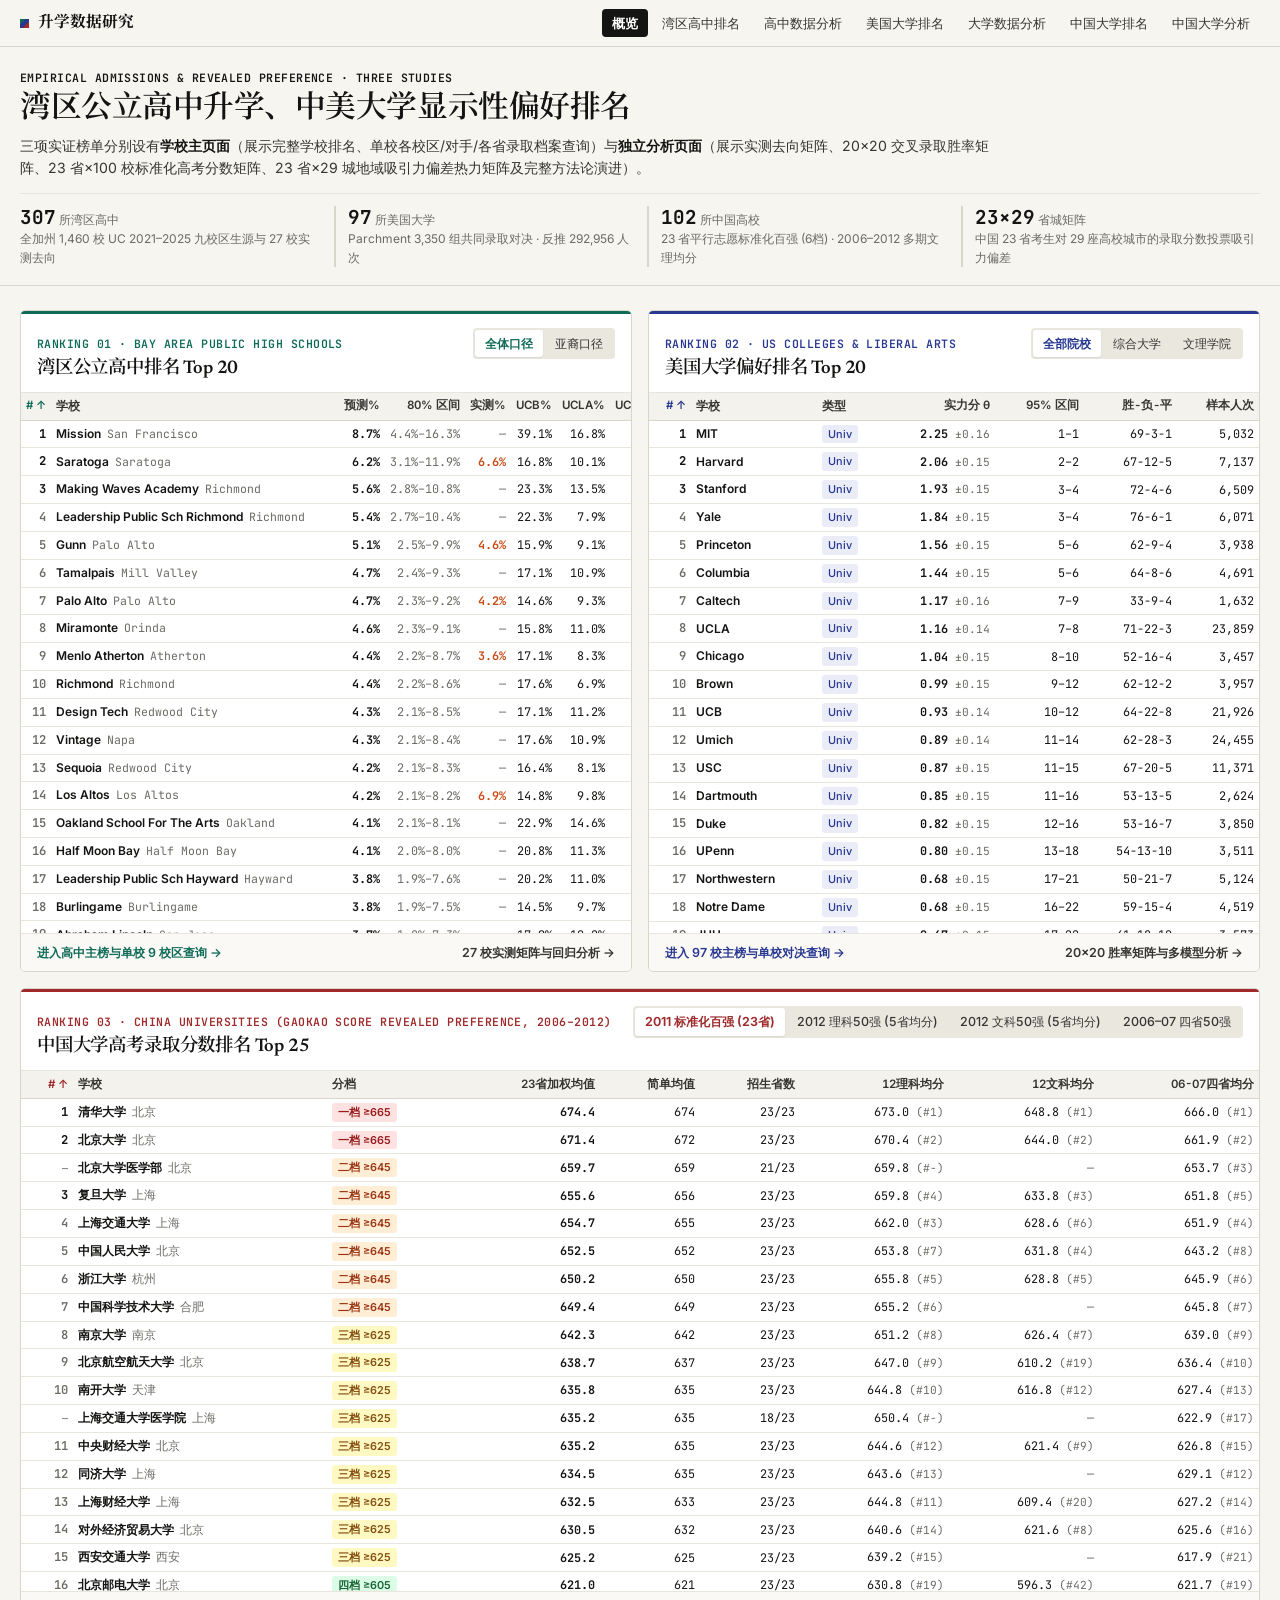
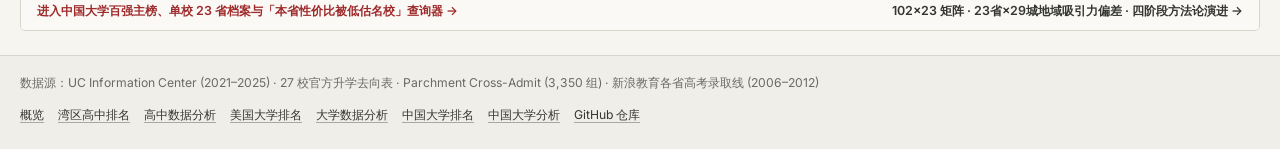
<file: docs/index.html>
<!doctype html>
<html lang="zh-CN">
<head>
<meta charset="utf-8">
<meta name="viewport" content="width=device-width, initial-scale=1">
<title>升学数据研究 · 湾区公立高中 · 美国大学 · 中国大学排名</title>
<meta name="description" content="湾区公立高中顶尖名校升学排名、美国大学交叉录取偏好排名与中国大学高考录取分数排名。">
<link rel="icon" href="data:image/svg+xml,%3Csvg xmlns='http://www.w3.org/2000/svg' viewBox='0 0 64 64'%3E%3Crect width='64' height='64' rx='8' fill='%23141413'/%3E%3Cpath d='M16 46h8V30h-8zM28 46h8V18h-8zM40 46h8V25h-8z' fill='%23f6f5f0'/%3E%3C/svg%3E">
<link rel="preconnect" href="https://fonts.googleapis.com"><link rel="preconnect" href="https://fonts.gstatic.com" crossorigin>
<link href="https://fonts.googleapis.com/css2?family=Inter:wght@400;500;600;700&family=JetBrains+Mono:wght@400;600;700&family=Newsreader:opsz,wght@6..72,600;6..72,700&family=Noto+Serif+SC:wght@600;700&display=swap" rel="stylesheet">
<link rel="stylesheet" href="assets/style.css">
</head>
<body class="home">
<header class="topbar"><div class="inner">
  <a class="brand" href="./">升学数据研究</a>
  <nav class="topnav">
    <a class="active" href="./">概览</a>
    <a href="highschool.html">湾区高中排名</a>
    <a href="highschool-analysis.html">高中数据分析</a>
    <a href="college.html">美国大学排名</a>
    <a href="college-analysis.html">大学数据分析</a>
    <a href="cn-college.html">中国大学排名</a>
    <a href="cn-college-analysis.html">中国大学分析</a>
  </nav>
</div></header>

<section class="masthead">
  <div class="wrap">
    <div class="eyebrow">EMPIRICAL ADMISSIONS &amp; REVEALED PREFERENCE · THREE STUDIES</div>
    <h1>湾区公立高中升学、中美大学显示性偏好排名</h1>
    <p class="lead">三项实证榜单分别设有<b>学校主页面</b>（展示完整学校排名、单校各校区/对手/各省录取档案查询）与<b>独立分析页面</b>（展示实测去向矩阵、20×20 交叉录取胜率矩阵、23 省×100 校标准化高考分数矩阵、23 省×29 城地域吸引力偏差热力矩阵及完整方法论演进）。</p>
    <div class="kpis">
      <div class="kpi"><div class="n">307<span>所湾区高中</span></div><div class="l">全加州 1,460 校 UC 2021–2025 九校区生源与 27 校实测去向</div></div>
      <div class="kpi"><div class="n">97<span>所美国大学</span></div><div class="l">Parchment 3,350 组共同录取对决 · 反推 292,956 人次</div></div>
      <div class="kpi"><div class="n">102<span>所中国高校</span></div><div class="l">23 省平行志愿标准化百强 (6档) · 2006–2012 多期文理均分</div></div>
      <div class="kpi"><div class="n">23×29<span>省城矩阵</span></div><div class="l">中国 23 省考生对 29 座高校城市的录取分数投票吸引力偏差</div></div>
    </div>
  </div>
</section>

<section class="sec">
  <div class="wrap">
    <div class="grid g2">
      <div class="panel home-card" style="--c:var(--hs);--accent:var(--hs)">
        <div class="home-card-head">
          <div>
            <div class="eyebrow">RANKING 01 · BAY AREA PUBLIC HIGH SCHOOLS</div>
            <h2><a href="highschool.html" style="color:inherit;text-decoration:none">湾区公立高中排名 Top 20</a></h2>
          </div>
          <div class="seg" id="home-hs-tabs">
            <button data-t="top50" class="on">全体口径</button>
            <button data-t="asian50">亚裔口径</button>
          </div>
        </div>
        <div class="tablewrap" id="home-hs" style="max-height:540px"></div>
        <div class="home-card-foot">
          <a href="highschool.html">进入高中主榜与单校 9 校区查询 →</a>
          <a href="highschool-analysis.html" style="color:var(--ink-2)">27 校实测矩阵与回归分析 →</a>
        </div>
      </div>

      <div class="panel home-card" style="--c:var(--col);--accent:var(--col)">
        <div class="home-card-head">
          <div>
            <div class="eyebrow">RANKING 02 · US COLLEGES &amp; LIBERAL ARTS</div>
            <h2><a href="college.html" style="color:inherit;text-decoration:none">美国大学偏好排名 Top 20</a></h2>
          </div>
          <div class="seg" id="home-col-tabs">
            <button data-f="all" class="on">全部院校</button>
            <button data-f="University">综合大学</button>
            <button data-f="LAC">文理学院</button>
          </div>
        </div>
        <div class="tablewrap" id="home-col" style="max-height:540px"></div>
        <div class="home-card-foot">
          <a href="college.html">进入 97 校主榜与单校对决查询 →</a>
          <a href="college-analysis.html" style="color:var(--ink-2)">20×20 胜率矩阵与多模型分析 →</a>
        </div>
      </div>
    </div>

    <div class="panel home-card" style="--c:var(--cn);--accent:var(--cn);margin-top:16px">
      <div class="home-card-head">
        <div>
          <div class="eyebrow">RANKING 03 · CHINA UNIVERSITIES (GAOKAO SCORE REVEALED PREFERENCE, 2006–2012)</div>
          <h2><a href="cn-college.html" style="color:inherit;text-decoration:none">中国大学高考录取分数排名 Top 25</a></h2>
        </div>
        <div class="seg" id="home-cn-tabs">
          <button data-m="std100" class="on">2011 标准化百强 (23省)</button>
          <button data-m="sci12">2012 理科50强 (5省均分)</button>
          <button data-m="arts12">2012 文科50强 (5省均分)</button>
          <button data-m="p07_4">2006–07 四省50强</button>
        </div>
      </div>
      <div class="tablewrap" id="home-cn" style="max-height:520px"></div>
      <div class="home-card-foot">
        <a href="cn-college.html">进入中国大学百强主榜、单校 23 省档案与「本省性价比被低估名校」查询器 →</a>
        <a href="cn-college-analysis.html" style="color:var(--ink-2)">102×23 矩阵 · 23省×29城地域吸引力偏差 · 四阶段方法论演进 →</a>
      </div>
    </div>
  </div>
</section>

<script src="assets/common.js"></script>
<script>
(async () => {
  try {
    const [H, C, CN] = await Promise.all([
      loadJSON("data/highschool.json"),
      loadJSON("data/college.json"),
      loadJSON("data/cn_college.json"),
    ]);
    const shortHS = (s) => s.replace(/^The /, "").replace(/^Henry M\.? /, "").replace(/ Senior High School$| High School$| Senior High Schl$| High$| School$/, "");

    function renderHS(mode) {
      const isAs = mode === "asian50";
      const cols = isAs ? [
        { key: "rank", label: "#", num: true, fmt: rankBadge },
        { key: "name", label: "学校", cls: "name", fmt: (v, r) => `<b>${esc(shortHS(v))}</b><small>${esc(r.city)}</small>` },
        { key: "pred", label: "预测%", num: true, fmt: (v) => `<b>${pct(v)}</b>` },
        { key: "lo", label: "80% 区间", num: true, fmt: (v, r) => `<span class="muted">${pct(r.lo)}–${pct(r.hi)}</span>`, hideSm: true },
        { key: "actual", label: "实测%", num: true, fmt: (v) => (v == null ? `<span class="muted">—</span>` : `<span class="truth">${pct(v)}</span>`) },
        { key: "asian_share", label: "亚裔%", num: true, fmt: (v) => pct(v, 0) },
        { key: "rate", label: "亚裔B+L", num: true, fmt: (v) => pct(v) },
        { key: "yield", label: "UC入学", num: true, fmt: (v) => pct(v), hideSm: true },
      ] : [
        { key: "rank", label: "#", num: true, fmt: rankBadge },
        { key: "name", label: "学校", cls: "name", fmt: (v, r) => `<b>${esc(shortHS(v))}</b><small>${esc(r.city)}</small>` },
        { key: "pred", label: "预测%", num: true, fmt: (v) => `<b>${pct(v)}</b>` },
        { key: "lo", label: "80% 区间", num: true, fmt: (v, r) => `<span class="muted">${pct(r.lo)}–${pct(r.hi)}</span>`, hideSm: true },
        { key: "actual", label: "实测%", num: true, fmt: (v) => (v == null ? `<span class="muted">—</span>` : `<span class="truth">${pct(v)}</span>`) },
        { key: "ucb_rate", label: "UCB%", num: true, fmt: (v) => pct(v) },
        { key: "ucla_rate", label: "UCLA%", num: true, fmt: (v) => pct(v), hideSm: true },
        { key: "uc_yield", label: "UC入学%", num: true, fmt: (v) => pct(v), hideSm: true },
      ];
      makeTable($("#home-hs"), cols, H[mode].slice(0, 20), {
        sortKey: "rank", asc: true, dense: true,
        onRowClick: (r) => { location.href = `highschool.html?ceeb=${r.ceeb}`; },
      });
      $$("#home-hs-tabs button").forEach((b) => b.classList.toggle("on", b.dataset.t === mode));
    }
    $$("#home-hs-tabs button").forEach((b) => (b.onclick = () => renderHS(b.dataset.t)));
    renderHS("top50");

    function renderCol(ft) {
      const rows = C.ranking.filter((r) => ft === "all" || r.type === ft).slice(0, 20);
      makeTable($("#home-col"), [
        { key: "rank", label: "#", num: true, fmt: rankBadge },
        { key: "abbr", label: "学校", cls: "name", fmt: (v) => `<b>${esc(v)}</b>` },
        { key: "type", label: "类型", fmt: (v) => (v === "LAC" ? `<span class="tag lac">LAC</span>` : `<span class="tag uni">Univ</span>`), hideSm: true },
        { key: "theta", label: "实力分 θ", num: true, fmt: (v, r) => `<b>${fix(v, 2)}</b> <small>±${fix(r.se, 2)}</small>` },
        { key: "lo", label: "95% 区间", num: true, fmt: (v, r) => `${r.lo}–${r.hi}` },
        { key: "wins", label: "胜-负-平", num: true, fmt: (v, r) => `${r.wins}-${r.losses}-${r.ties}`, hideSm: true },
        { key: "tot_n", label: "样本人次", num: true, fmt: int, hideSm: true },
      ], rows, {
        sortKey: "rank", asc: true, dense: true,
        onRowClick: (r) => { location.href = `college.html?school=${encodeURIComponent(r.abbr)}`; },
      });
      $$("#home-col-tabs button").forEach((b) => b.classList.toggle("on", b.dataset.f === ft));
    }
    $$("#home-col-tabs button").forEach((b) => (b.onclick = () => renderCol(b.dataset.f)));
    renderCol("all");

    const tierNames = { 1: "一档 ≥665", 2: "二档 ≥645", 3: "三档 ≥625", 4: "四档 ≥605", 5: "五档 ≥585", 6: "六档 <585" };
    const tierBadge = (t) => `<span class="tag tier${t}">${tierNames[t] || t}</span>`;
    function renderCN(mode) {
      let cols, rows;
      if (mode === "std100") {
        rows = CN.std100.slice(0, 25);
        cols = [
          { key: "order", label: "#", num: true, fmt: (v, r) => r.num_rank ? rankBadge(r.num_rank) : `<span class="mono muted">—</span>` },
          { key: "school", label: "学校", cls: "name", fmt: (v, r) => `<b>${esc(v)}</b><small>${esc(r.city)}</small>` },
          { key: "tier", label: "分档", fmt: tierBadge, hideSm: true },
          { key: "weighted_mean", label: "23省加权均值", num: true, fmt: (v) => `<b>${fix(v, 1)}</b>` },
          { key: "mean", label: "简单均值", num: true },
          { key: "n_provs", label: "招生省数", num: true, fmt: (v) => `${v}/23`, hideSm: true },
          { key: "sci12_avg", label: "12理科均分", num: true, fmt: (v, r) => v ? `${fix(v, 1)} <small>(#${r.sci12_rank})</small>` : `<span class="muted">—</span>`, hideSm: true },
          { key: "arts12_avg", label: "12文科均分", num: true, fmt: (v, r) => v ? `${fix(v, 1)} <small>(#${r.arts12_rank})</small>` : `<span class="muted">—</span>`, hideSm: true },
          { key: "p07_4_avg", label: "06-07四省均分", num: true, fmt: (v, r) => v ? `${fix(v, 1)} <small>(#${r.p07_4_rank})</small>` : `<span class="muted">—</span>`, hideSm: true },
        ];
      } else if (mode === "sci12") {
        rows = CN.sci12.slice(0, 25);
        cols = [
          { key: "order", label: "#", num: true, fmt: (v, r) => r.num_rank ? rankBadge(r.num_rank) : `<span class="mono muted">—</span>` },
          { key: "school", label: "学校", cls: "name", fmt: (v, r) => `<b>${esc(v)}</b><small>${esc(r.city)}</small>` },
          { key: "avg_score", label: "五省理科均分", num: true, fmt: (v) => `<b>${fix(v, 1)}</b>` },
          { key: "河南", label: "河南", num: true },
          { key: "广东", label: "广东", num: true },
          { key: "山东", label: "山东", num: true },
          { key: "四川", label: "四川", num: true, hideSm: true },
          { key: "安徽", label: "安徽", num: true, hideSm: true },
          { key: "std11_wm", label: "11标准化分", num: true, fmt: (v, r) => v ? `${fix(v, 1)} <small>(#${r.std11_rank})</small>` : `<span class="muted">—</span>`, hideSm: true },
        ];
      } else if (mode === "arts12") {
        rows = CN.arts12.slice(0, 25);
        cols = [
          { key: "rank", label: "#", num: true, fmt: rankBadge },
          { key: "school", label: "学校", cls: "name", fmt: (v, r) => `<b>${esc(v)}</b><small>${esc(r.city)}</small>` },
          { key: "avg_score", label: "五省文科均分", num: true, fmt: (v) => `<b>${fix(v, 2)}</b>` },
          { key: "河南", label: "河南", num: true, fmt: (v) => v ?? "—" },
          { key: "广东", label: "广东", num: true, fmt: (v) => v ?? "—" },
          { key: "山东", label: "山东", num: true, fmt: (v) => v ?? "—" },
          { key: "四川", label: "四川", num: true, fmt: (v) => v ?? "—", hideSm: true },
          { key: "安徽", label: "安徽", num: true, fmt: (v) => v ?? "—", hideSm: true },
          { key: "sci12_avg", label: "12理科均分", num: true, fmt: (v, r) => v ? `${fix(v, 1)} <small>(#${r.sci12_rank})</small>` : `<span class="muted">—</span>`, hideSm: true },
        ];
      } else {
        rows = CN.p07_4.slice(0, 25);
        cols = [
          { key: "rank", label: "#", num: true, fmt: rankBadge },
          { key: "school", label: "学校", cls: "name", fmt: (v, r) => `<b>${esc(v)}</b><small>${esc(r.city)}</small>` },
          { key: "avg_score", label: "四省两年均分", num: true, fmt: (v) => `<b>${fix(v, 1)}</b>` },
          { key: "avg_rank", label: "平均名次", num: true, fmt: (v) => fix(v, 2) },
          { key: "江苏07", label: "江苏07", num: true, hideSm: true },
          { key: "河北07", label: "河北07", num: true, hideSm: true },
          { key: "湖北07", label: "湖北07", num: true, hideSm: true },
          { key: "广东07", label: "广东07", num: true, hideSm: true },
          { key: "广东06", label: "广东06(换算)", num: true, hideSm: true },
        ];
      }
      makeTable($("#home-cn"), cols, rows, {
        sortKey: cols[0].key, asc: true, dense: true,
        onRowClick: (r) => { location.href = `cn-college.html?school=${encodeURIComponent(r.school)}`; },
      });
      $$("#home-cn-tabs button").forEach((b) => b.classList.toggle("on", b.dataset.m === mode));
    }
    $$("#home-cn-tabs button").forEach((b) => (b.onclick = () => renderCN(b.dataset.m)));
    renderCN("std100");
  } catch (e) { console.error(e); }
})();
</script>
</body>
</html>
</file>
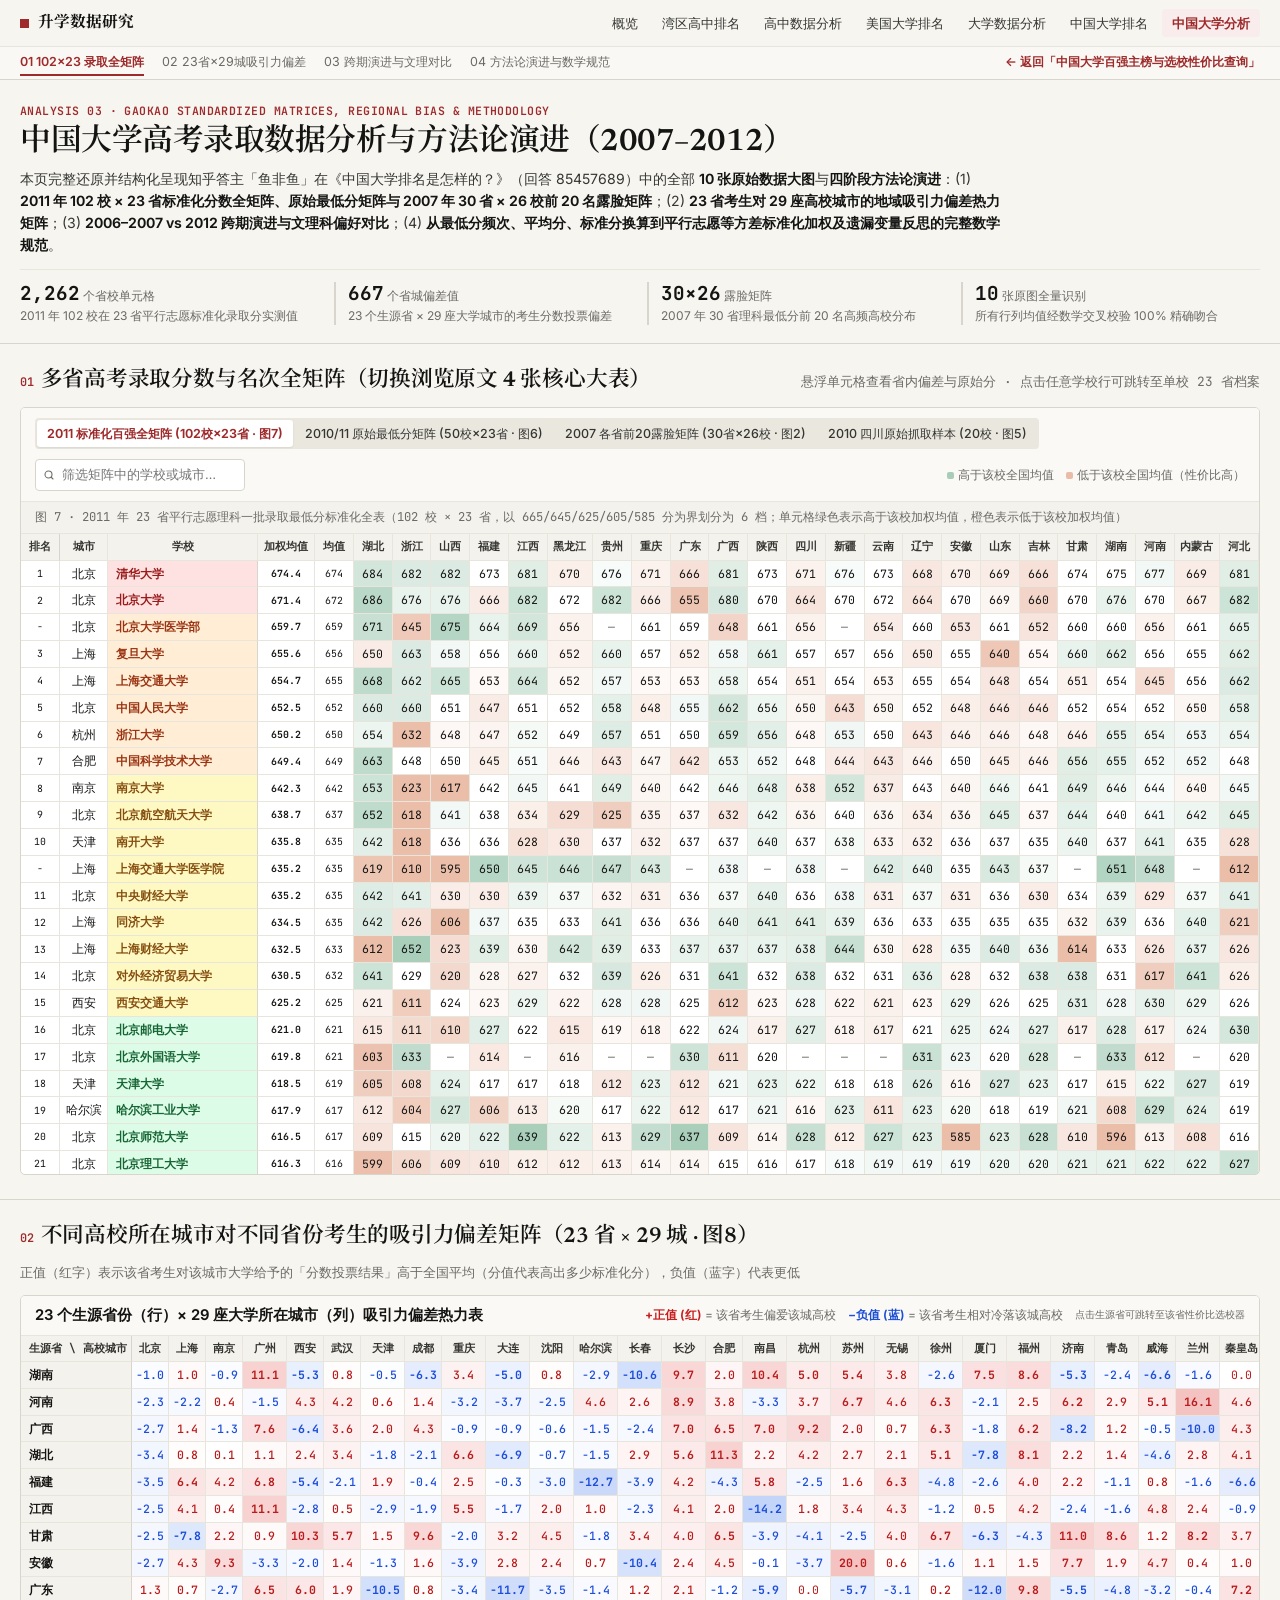
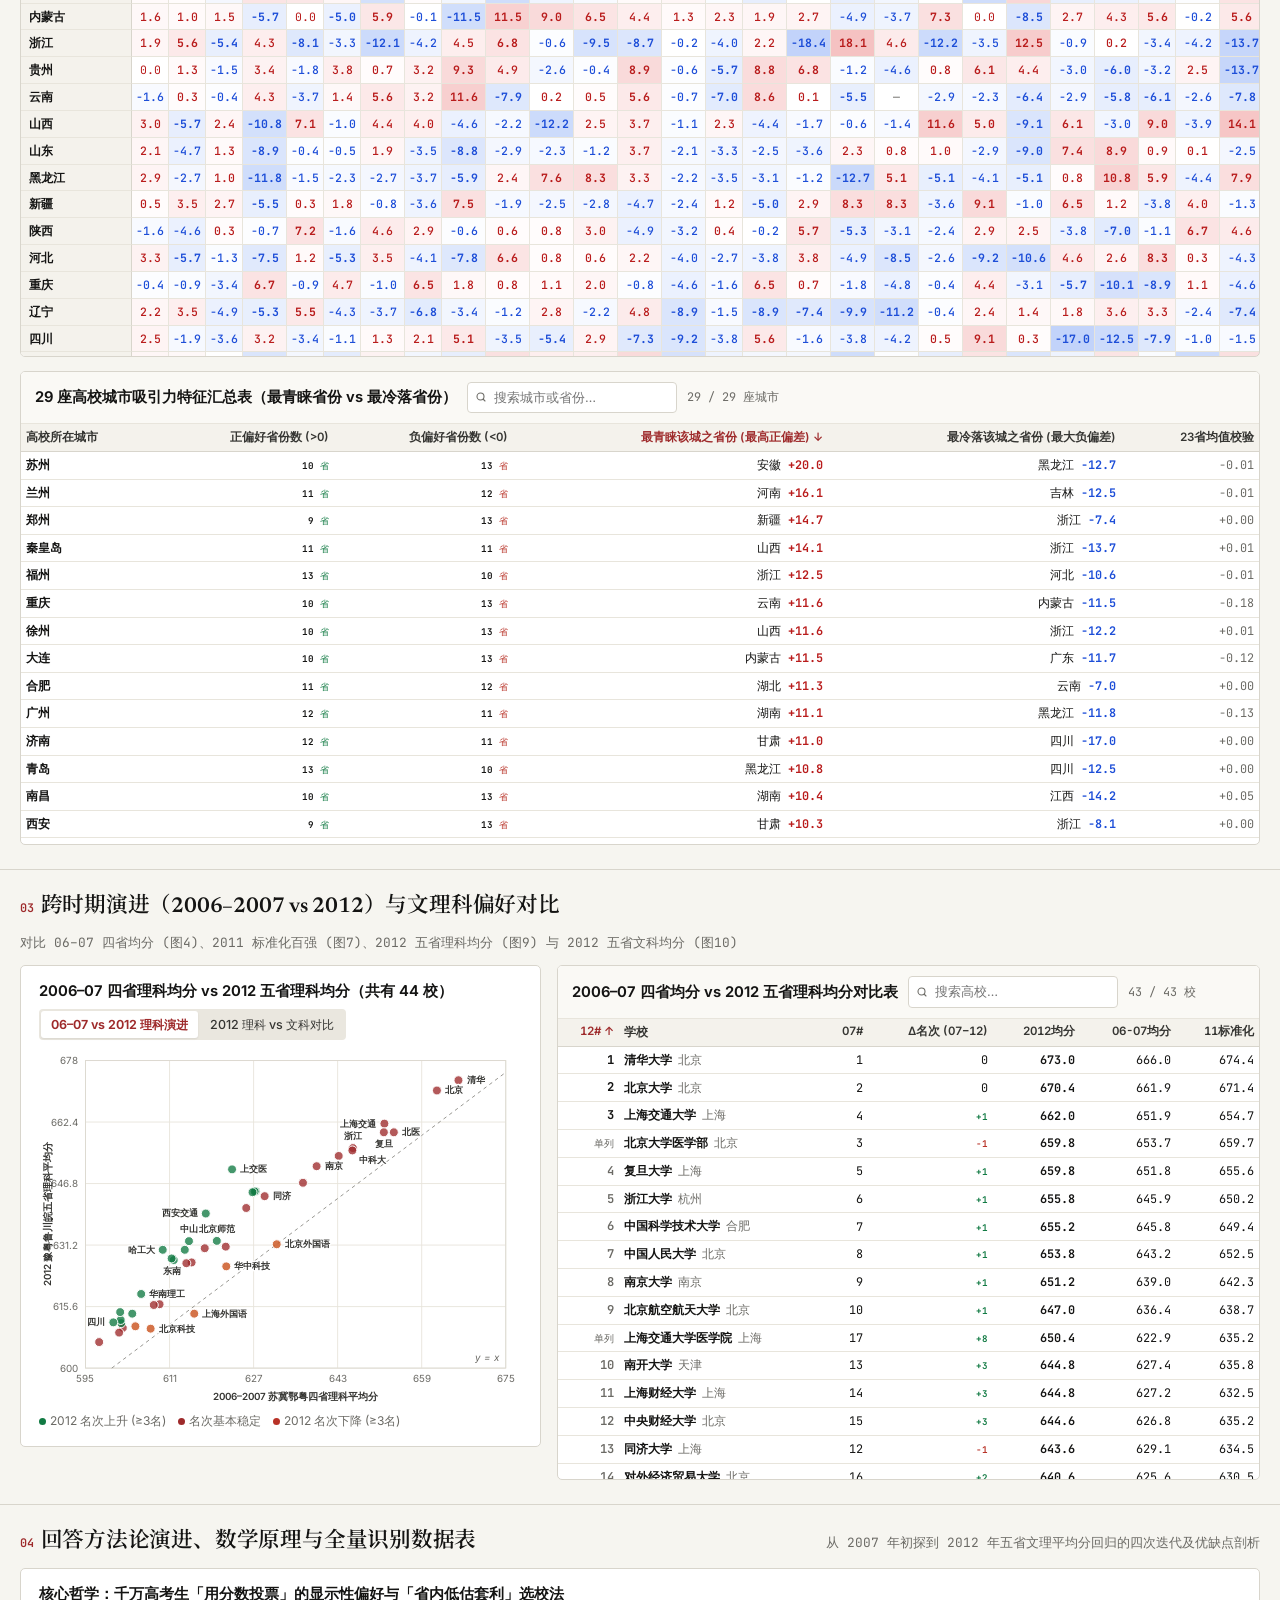
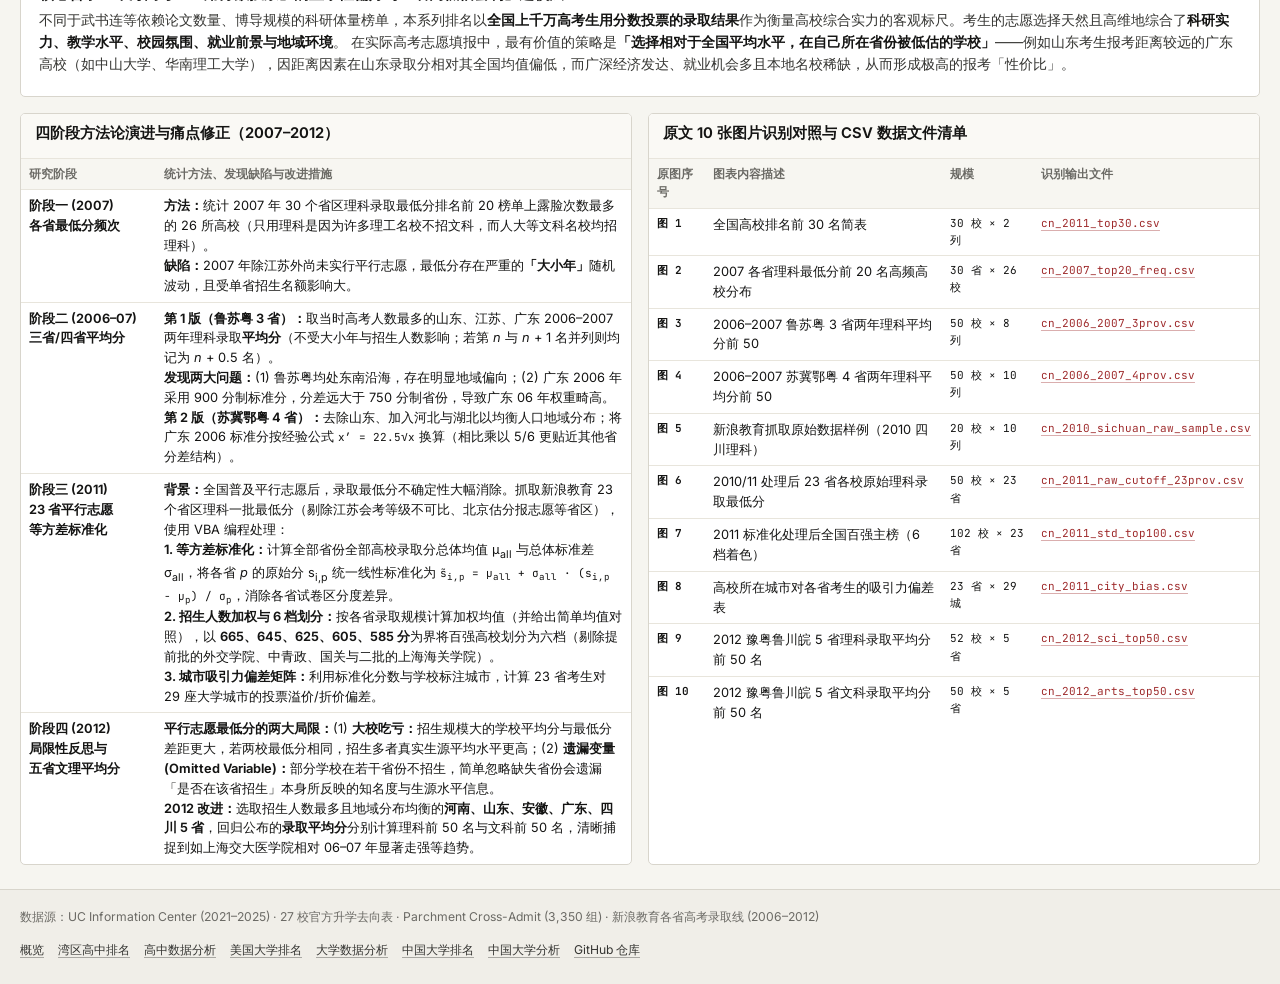
<file: docs/cn-college-analysis.html>
<!doctype html>
<html lang="zh-CN">
<head>
<meta charset="utf-8">
<meta name="viewport" content="width=device-width, initial-scale=1">
<title>中国大学高考数据分析与方法论演进 · 升学数据研究</title>
<meta name="description" content="中国大学23省标准化分数矩阵、23省×29城地域吸引力偏差热力矩阵、2006–2012跨期与文理科对比及完整四阶段方法论演进。">
<link rel="icon" href="data:image/svg+xml,%3Csvg xmlns='http://www.w3.org/2000/svg' viewBox='0 0 64 64'%3E%3Crect width='64' height='64' rx='8' fill='%239e2a2b'/%3E%3Cpath d='M16 46h8V30h-8zM28 46h8V18h-8zM40 46h8V25h-8z' fill='%23fff'/%3E%3C/svg%3E">
<link rel="preconnect" href="https://fonts.googleapis.com"><link rel="preconnect" href="https://fonts.gstatic.com" crossorigin>
<link href="https://fonts.googleapis.com/css2?family=Inter:wght@400;500;600;700&family=JetBrains+Mono:wght@400;600;700&family=Newsreader:opsz,wght@6..72,600;6..72,700&family=Noto+Serif+SC:wght@600;700&display=swap" rel="stylesheet">
<link rel="stylesheet" href="assets/style.css">
</head>
<body class="cn">
<header class="topbar">
  <div class="inner">
    <a class="brand" href="./">升学数据研究</a>
    <nav class="topnav">
      <a href="./">概览</a>
      <a href="highschool.html">湾区高中排名</a>
      <a href="highschool-analysis.html">高中数据分析</a>
      <a href="college.html">美国大学排名</a>
      <a href="college-analysis.html">大学数据分析</a>
      <a href="cn-college.html">中国大学排名</a>
      <a class="active" href="cn-college-analysis.html">中国大学分析</a>
    </nav>
  </div>
  <div class="subnav-wrap"><nav class="subnav">
    <a href="#matrices" class="on">01 102×23 录取全矩阵</a>
    <a href="#citybias">02 23省×29城吸引力偏差</a>
    <a href="#evolution">03 跨期演进与文理对比</a>
    <a href="#methodology">04 方法论演进与数学规范</a>
    <a href="cn-college.html" style="margin-left:auto;color:var(--accent);font-weight:600">← 返回「中国大学百强主榜与选校性价比查询」</a>
  </nav></div>
</header>

<section class="masthead">
  <div class="wrap">
    <div class="eyebrow">ANALYSIS 03 · GAOKAO STANDARDIZED MATRICES, REGIONAL BIAS &amp; METHODOLOGY</div>
    <h1>中国大学高考录取数据分析与方法论演进（2007–2012）</h1>
    <p class="lead">本页完整还原并结构化呈现知乎答主「鱼非鱼」在《中国大学排名是怎样的？》（回答 85457689）中的全部 <b>10 张原始数据大图</b>与<b>四阶段方法论演进</b>：(1) <b>2011 年 102 校 × 23 省标准化分数全矩阵、原始最低分矩阵与 2007 年 30 省 × 26 校前 20 名露脸矩阵</b>；(2) <b>23 省考生对 29 座高校城市的地域吸引力偏差热力矩阵</b>；(3) <b>2006–2007 vs 2012 跨期演进与文理科偏好对比</b>；(4) <b>从最低分频次、平均分、标准分换算到平行志愿等方差标准化加权及遗漏变量反思的完整数学规范</b>。</p>
    <div class="kpis">
      <div class="kpi"><div class="n">2,262<span>个省校单元格</span></div><div class="l">2011 年 102 校在 23 省平行志愿标准化录取分实测值</div></div>
      <div class="kpi"><div class="n">667<span>个省城偏差值</span></div><div class="l">23 个生源省 × 29 座大学城市的考生分数投票偏差</div></div>
      <div class="kpi"><div class="n">30×26<span>露脸矩阵</span></div><div class="l">2007 年 30 省理科最低分前 20 名高频高校分布</div></div>
      <div class="kpi"><div class="n">10<span>张原图全量识别</span></div><div class="l">所有行列均值经数学交叉校验 100% 精确吻合</div></div>
    </div>
  </div>
</section>

<!-- ============================================================ 01 full multi-province matrices -->
<section class="sec" id="matrices">
  <div class="wrap">
    <div class="sec-head">
      <h2><span class="sec-label">01</span>多省高考录取分数与名次全矩阵（切换浏览原文 4 张核心大表）</h2>
      <p class="sub">悬浮单元格查看省内偏差与原始分 · 点击任意学校行可跳转至单校 23 省档案</p>
    </div>
    <div class="panel flush">
      <div class="toolbar">
        <div class="seg" id="mat-tabs">
          <button data-m="std100" class="on">2011 标准化百强全矩阵 (102校×23省 · 图7)</button>
          <button data-m="raw11">2010/11 原始最低分矩阵 (50校×23省 · 图6)</button>
          <button data-m="freq07">2007 各省前20露脸矩阵 (30省×26校 · 图2)</button>
          <button data-m="sc10">2010 四川原始抓取样本 (20校 · 图5)</button>
        </div>
        <div class="search" id="mat-search-wrap"><input id="mq" placeholder="筛选矩阵中的学校或城市…" aria-label="筛选矩阵"></div>
        <div class="legend" id="mat-legend">
          <span><i style="background:rgba(17,122,67,.35);border-radius:2px"></i>高于该校全国均值</span>
          <span><i style="background:rgba(200,75,21,.35);border-radius:2px"></i>低于该校全国均值（性价比高）</span>
        </div>
      </div>
      <div class="tabnote" id="mat-note"></div>
      <div class="matrix-wrap" id="mat-box" style="max-height:640px"></div>
    </div>
  </div>
</section>

<!-- ============================================================ 02 23 provinces x 29 cities attractiveness bias matrix -->
<section class="sec" id="citybias">
  <div class="wrap">
    <div class="sec-head">
      <h2><span class="sec-label">02</span>不同高校所在城市对不同省份考生的吸引力偏差矩阵（23 省 × 29 城 · 图8）</h2>
      <p class="sub">正值（红字）表示该省考生对该城市大学给予的「分数投票结果」高于全国平均（分值代表高出多少标准化分），负值（蓝字）代表更低</p>
    </div>
    <div class="panel flush">
      <div class="toolbar">
        <div>
          <h3 style="margin:0">23 个生源省份（行）× 29 座大学所在城市（列）吸引力偏差热力表</h3>
        </div>
        <div class="legend">
          <span><b style="color:#c81e1e">+正值 (红)</b> = 该省考生偏爱该城高校</span>
          <span><b style="color:#1d4ed8">−负值 (蓝)</b> = 该省考生相对冷落该城高校</span>
          <span class="mono muted">点击生源省可跳转至该省性价比选校器</span>
        </div>
      </div>
      <div class="matrix-wrap" id="bias-box" style="max-height:620px"></div>
    </div>

    <div class="panel flush" style="margin-top:14px">
      <div class="toolbar">
        <h3 style="margin:0">29 座高校城市吸引力特征汇总表（最青睐省份 vs 最冷落省份）</h3>
        <div class="search"><input id="cq" placeholder="搜索城市或省份…" aria-label="搜索城市"></div>
        <span class="count" id="city-count"></span>
      </div>
      <div class="tablewrap" id="city-table" style="max-height:420px"></div>
    </div>
  </div>
</section>

<!-- ============================================================ 03 cross-period & sci vs arts comparison -->
<section class="sec" id="evolution">
  <div class="wrap">
    <div class="sec-head">
      <h2><span class="sec-label">03</span>跨时期演进（2006–2007 vs 2012）与文理科偏好对比</h2>
      <p class="sub">对比 06–07 四省均分 (图4)、2011 标准化百强 (图7)、2012 五省理科均分 (图9) 与 2012 五省文科均分 (图10)</p>
    </div>
    <div class="grid g-32">
      <div class="panel chart">
        <div style="display:flex;justify-content:space-between;align-items:center;flex-wrap:wrap;gap:8px;margin-bottom:8px">
          <h3 id="sc-title" style="margin:0">2006–07 四省理科均分 vs 2012 五省理科均分</h3>
          <div class="seg" id="ev-tabs">
            <button data-ev="period" class="on">06–07 vs 2012 理科演进</button>
            <button data-ev="stream">2012 理科 vs 文科对比</button>
          </div>
        </div>
        <div id="scatter"></div>
        <div class="legend" style="margin-top:6px;justify-content:flex-start" id="sc-legend"></div>
      </div>

      <div class="panel flush">
        <div class="toolbar">
          <h3 id="ev-table-title" style="margin:0">共有高校名次与均分对比明细</h3>
          <div class="search"><input id="eq" placeholder="搜索高校…" aria-label="搜索对比高校"></div>
          <span class="count" id="ev-count"></span>
        </div>
        <div class="tablewrap" id="ev-table" style="max-height:460px"></div>
      </div>
    </div>
  </div>
</section>

<!-- ============================================================ 04 methodology & mathematical specification -->
<section class="sec" id="methodology">
  <div class="wrap">
    <div class="sec-head">
      <h2><span class="sec-label">04</span>回答方法论演进、数学原理与全量识别数据表</h2>
      <p class="sub">从 2007 年初探到 2012 年五省文理平均分回归的四次迭代及优缺点剖析</p>
    </div>

    <div class="panel" style="margin-bottom:16px">
      <h3>核心哲学：千万高考生「用分数投票」的显示性偏好与「省内低估套利」选校法</h3>
      <p style="color:var(--ink-2);margin-top:6px">
        不同于武书连等依赖论文数量、博导规模的科研体量榜单，本系列排名以<b>全国上千万高考生用分数投票的录取结果</b>作为衡量高校综合实力的客观标尺。考生的志愿选择天然且高维地综合了<b>科研实力、教学水平、校园氛围、就业前景与地域环境</b>。
        在实际高考志愿填报中，最有价值的策略是<b>「选择相对于全国平均水平，在自己所在省份被低估的学校」</b>——例如山东考生报考距离较远的广东高校（如中山大学、华南理工大学），因距离因素在山东录取分相对其全国均值偏低，而广深经济发达、就业机会多且本地名校稀缺，从而形成极高的报考「性价比」。
      </p>
    </div>

    <div class="grid g2">
      <div class="panel flush">
        <div class="toolbar"><h3>四阶段方法论演进与痛点修正（2007–2012）</h3></div>
        <table class="spec">
          <thead><tr><th style="width:135px">研究阶段</th><th>统计方法、发现缺陷与改进措施</th></tr></thead>
          <tbody>
            <tr>
              <td><b>阶段一 (2007)<br>各省最低分频次</b></td>
              <td>
                <b>方法：</b>统计 2007 年 30 个省区理科录取最低分排名前 20 榜单上露脸次数最多的 26 所高校（只用理科是因为许多理工名校不招文科，而人大等文科名校均招理科）。<br>
                <b>缺陷：</b>2007 年除江苏外尚未实行平行志愿，最低分存在严重的<b>「大小年」</b>随机波动，且受单省招生名额影响大。
              </td>
            </tr>
            <tr>
              <td><b>阶段二 (2006–07)<br>三省/四省平均分</b></td>
              <td>
                <b>第 1 版（鲁苏粤 3 省）：</b>取当时高考人数最多的山东、江苏、广东 2006–2007 两年理科录取<b>平均分</b>（不受大小年与招生人数影响；若第 <i>n</i> 与 <i>n</i> + 1 名并列则均记为 <i>n</i> + 0.5 名）。<br>
                <b>发现两大问题：</b>(1) 鲁苏粤均处东南沿海，存在明显地域偏向；(2) 广东 2006 年采用 900 分制标准分，分差远大于 750 分制省份，导致广东 06 年权重畸高。<br>
                <b>第 2 版（苏冀鄂粤 4 省）：</b>去除山东、加入河北与湖北以均衡人口地域分布；将广东 2006 标准分按经验公式 <code>x′ = 22.5√x</code> 换算（相比乘以 5/6 更贴近其他省分差结构）。
              </td>
            </tr>
            <tr>
              <td><b>阶段三 (2011)<br>23 省平行志愿<br>等方差标准化</b></td>
              <td>
                <b>背景：</b>全国普及平行志愿后，录取最低分不确定性大幅消除。抓取新浪教育 23 个省区理科一批最低分（剔除江苏会考等级不可比、北京估分报志愿等省区），使用 VBA 编程处理：<br>
                <b>1. 等方差标准化：</b>计算全部省份全部高校录取分总体均值 μ<sub>all</sub> 与总体标准差 σ<sub>all</sub>，将各省 <i>p</i> 的原始分 s<sub>i,p</sub> 统一线性标准化为 <code>s̃<sub>i,p</sub> = μ<sub>all</sub> + σ<sub>all</sub> · (s<sub>i,p</sub> − μ<sub>p</sub>) / σ<sub>p</sub></code>，消除各省试卷区分度差异。<br>
                <b>2. 招生人数加权与 6 档划分：</b>按各省录取规模计算加权均值（并给出简单均值对照），以 <b>665、645、625、605、585 分</b>为界将百强高校划分为六档（剔除提前批的外交学院、中青政、国关与二批的上海海关学院）。<br>
                <b>3. 城市吸引力偏差矩阵：</b>利用标准化分数与学校标注城市，计算 23 省考生对 29 座大学城市的投票溢价/折价偏差。
              </td>
            </tr>
            <tr>
              <td><b>阶段四 (2012)<br>局限性反思与<br>五省文理平均分</b></td>
              <td>
                <b>平行志愿最低分的两大局限：</b>(1) <b>大校吃亏：</b>招生规模大的学校平均分与最低分差距更大，若两校最低分相同，招生多者真实生源平均水平更高；(2) <b>遗漏变量 (Omitted Variable)：</b>部分学校在若干省份不招生，简单忽略缺失省份会遗漏「是否在该省招生」本身所反映的知名度与生源水平信息。<br>
                <b>2012 改进：</b>选取招生人数最多且地域分布均衡的<b>河南、山东、安徽、广东、四川 5 省</b>，回归公布的<b>录取平均分</b>分别计算理科前 50 名与文科前 50 名，清晰捕捉到如上海交大医学院相对 06–07 年显著走强等趋势。
              </td>
            </tr>
          </tbody>
        </table>
      </div>

      <div class="panel flush">
        <div class="toolbar"><h3>原文 10 张图片识别对照与 CSV 数据文件清单</h3></div>
        <table class="spec">
          <thead><tr><th>原图序号</th><th>图表内容描述</th><th>规模</th><th>识别输出文件</th></tr></thead>
          <tbody>
            <tr><td class="mono"><b>图 1</b></td><td>全国高校排名前 30 名简表</td><td class="mono">30 校 × 2 列</td><td class="mono"><a href="https://github.com/xtxsinan-lgtm/school_ranking/blob/main/data/cn_2011_top30.csv">cn_2011_top30.csv</a></td></tr>
            <tr><td class="mono"><b>图 2</b></td><td>2007 各省理科最低分前 20 名高频高校分布</td><td class="mono">30 省 × 26 校</td><td class="mono"><a href="https://github.com/xtxsinan-lgtm/school_ranking/blob/main/data/cn_2007_top20_freq.csv">cn_2007_top20_freq.csv</a></td></tr>
            <tr><td class="mono"><b>图 3</b></td><td>2006–2007 鲁苏粤 3 省两年理科平均分前 50</td><td class="mono">50 校 × 8 列</td><td class="mono"><a href="https://github.com/xtxsinan-lgtm/school_ranking/blob/main/data/cn_2006_2007_3prov.csv">cn_2006_2007_3prov.csv</a></td></tr>
            <tr><td class="mono"><b>图 4</b></td><td>2006–2007 苏冀鄂粤 4 省两年理科平均分前 50</td><td class="mono">50 校 × 10 列</td><td class="mono"><a href="https://github.com/xtxsinan-lgtm/school_ranking/blob/main/data/cn_2006_2007_4prov.csv">cn_2006_2007_4prov.csv</a></td></tr>
            <tr><td class="mono"><b>图 5</b></td><td>新浪教育抓取原始数据样例（2010 四川理科）</td><td class="mono">20 校 × 10 列</td><td class="mono"><a href="https://github.com/xtxsinan-lgtm/school_ranking/blob/main/data/cn_2010_sichuan_raw_sample.csv">cn_2010_sichuan_raw_sample.csv</a></td></tr>
            <tr><td class="mono"><b>图 6</b></td><td>2010/11 处理后 23 省各校原始理科录取最低分</td><td class="mono">50 校 × 23 省</td><td class="mono"><a href="https://github.com/xtxsinan-lgtm/school_ranking/blob/main/data/cn_2011_raw_cutoff_23prov.csv">cn_2011_raw_cutoff_23prov.csv</a></td></tr>
            <tr><td class="mono"><b>图 7</b></td><td>2011 标准化处理后全国百强主榜（6 档着色）</td><td class="mono">102 校 × 23 省</td><td class="mono"><a href="https://github.com/xtxsinan-lgtm/school_ranking/blob/main/data/cn_2011_std_top100.csv">cn_2011_std_top100.csv</a></td></tr>
            <tr><td class="mono"><b>图 8</b></td><td>高校所在城市对各省考生的吸引力偏差表</td><td class="mono">23 省 × 29 城</td><td class="mono"><a href="https://github.com/xtxsinan-lgtm/school_ranking/blob/main/data/cn_2011_city_bias.csv">cn_2011_city_bias.csv</a></td></tr>
            <tr><td class="mono"><b>图 9</b></td><td>2012 豫粤鲁川皖 5 省理科录取平均分前 50 名</td><td class="mono">52 校 × 5 省</td><td class="mono"><a href="https://github.com/xtxsinan-lgtm/school_ranking/blob/main/data/cn_2012_sci_top50.csv">cn_2012_sci_top50.csv</a></td></tr>
            <tr><td class="mono"><b>图 10</b></td><td>2012 豫粤鲁川皖 5 省文科录取平均分前 50 名</td><td class="mono">50 校 × 5 省</td><td class="mono"><a href="https://github.com/xtxsinan-lgtm/school_ranking/blob/main/data/cn_2012_arts_top50.csv">cn_2012_arts_top50.csv</a></td></tr>
          </tbody>
        </table>
      </div>
    </div>
  </div>
</section>

<script src="assets/common.js"></script>
<script src="assets/cn-college-analysis.js"></script>
</body>
</html>
</file>
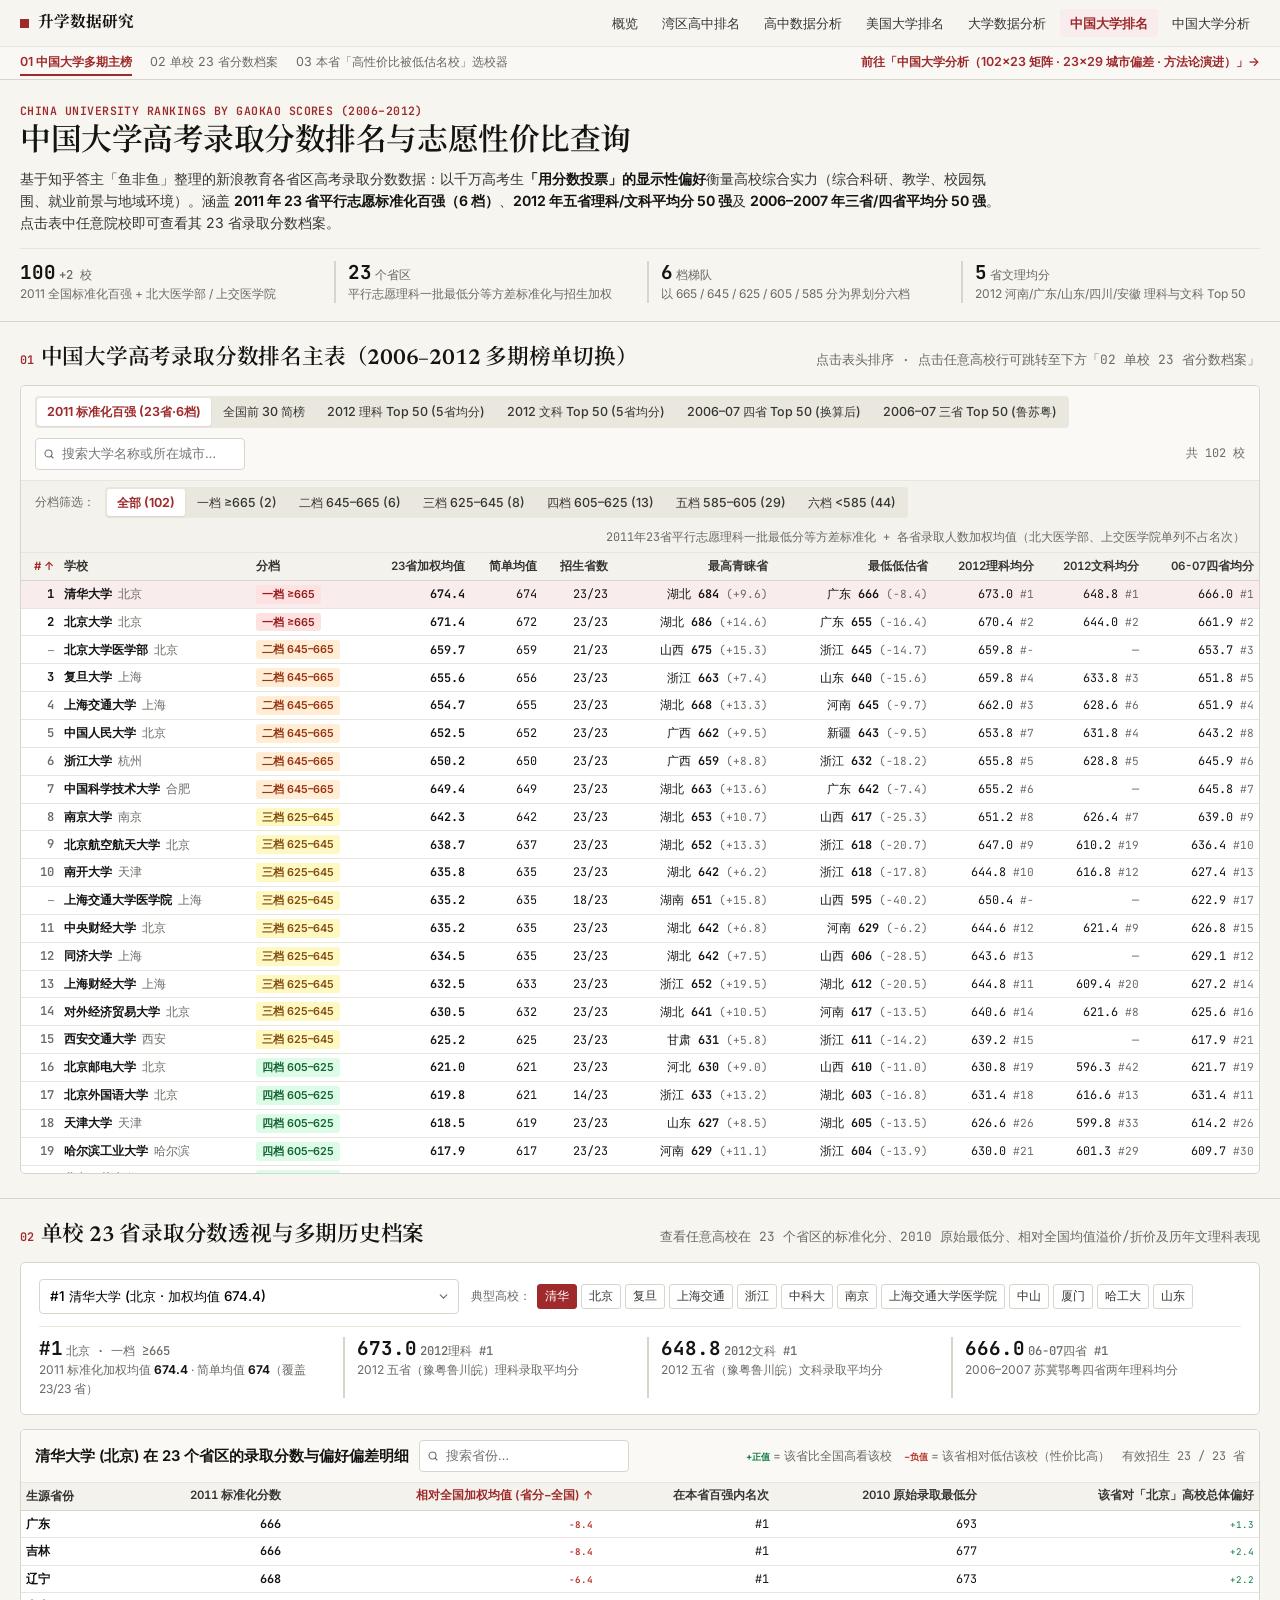
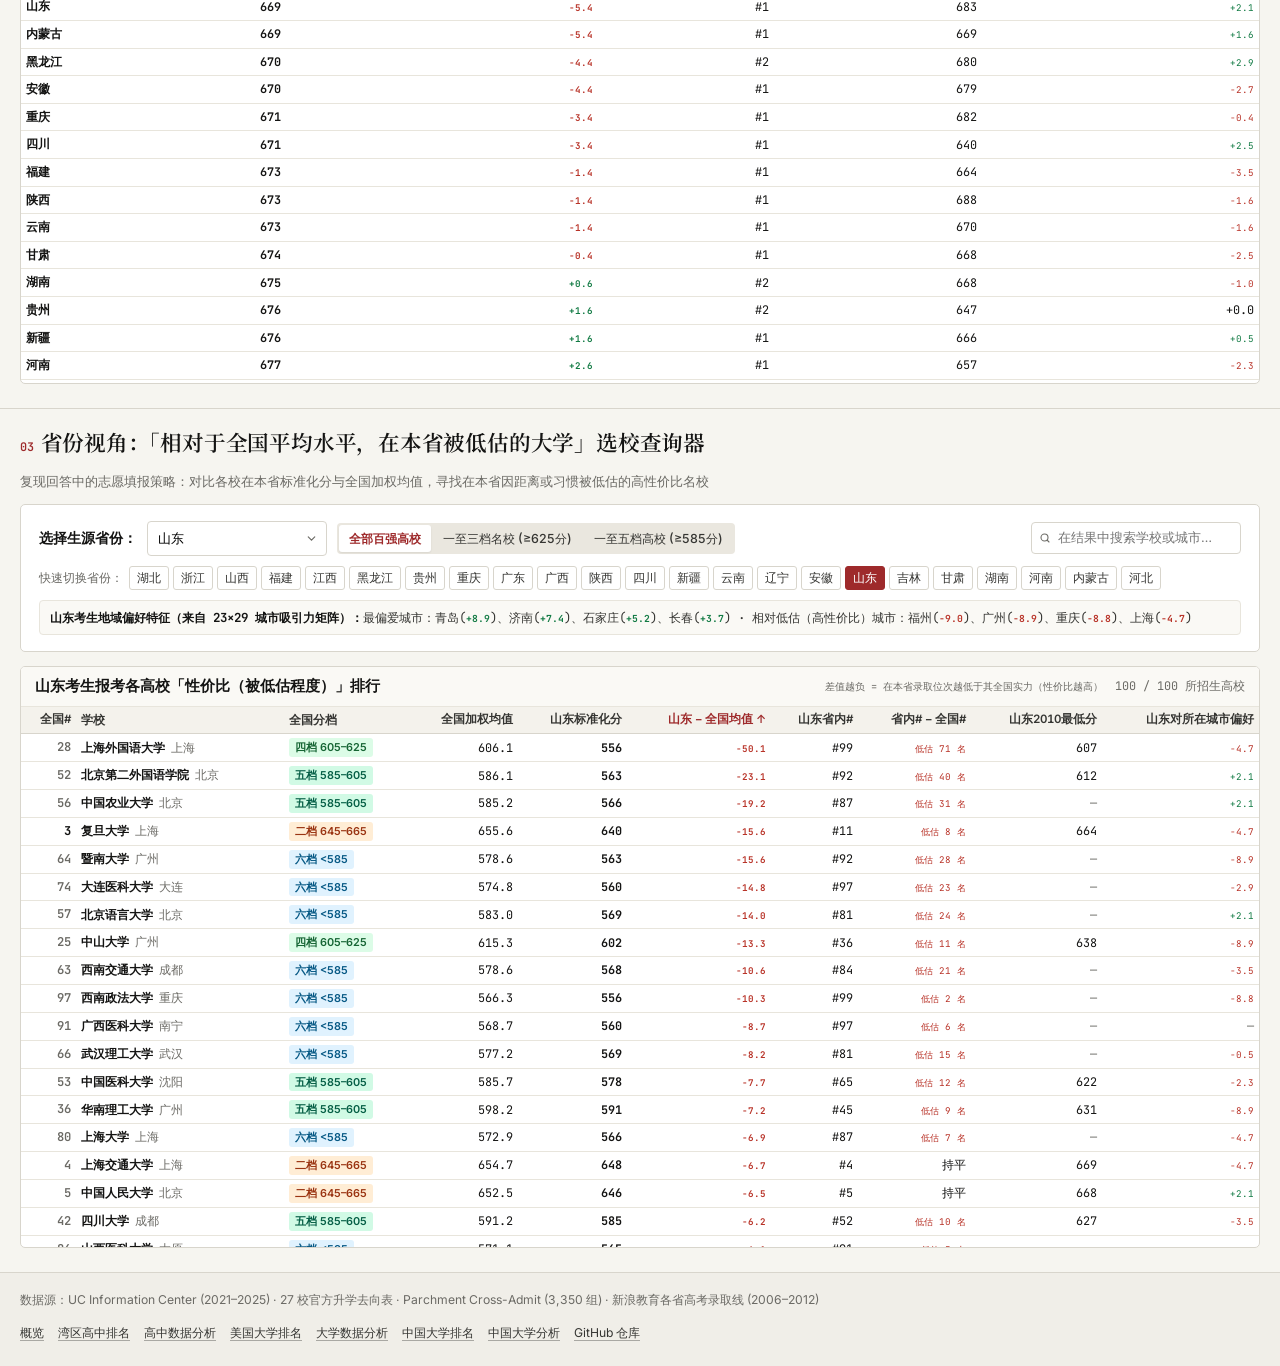
<file: docs/cn-college.html>
<!doctype html>
<html lang="zh-CN">
<head>
<meta charset="utf-8">
<meta name="viewport" content="width=device-width, initial-scale=1">
<title>中国大学高考录取分数排名与单校查询 · 升学数据研究</title>
<meta name="description" content="基于千万高考生分数投票的中国大学排名（2011年23省标准化百强、2012五省文理50强、2006–2007三省/四省50强）、单校23省档案与本省高性价比选校查询器。">
<link rel="icon" href="data:image/svg+xml,%3Csvg xmlns='http://www.w3.org/2000/svg' viewBox='0 0 64 64'%3E%3Crect width='64' height='64' rx='8' fill='%239e2a2b'/%3E%3Cpath d='M16 46h8V30h-8zM28 46h8V18h-8zM40 46h8V25h-8z' fill='%23fff'/%3E%3C/svg%3E">
<link rel="preconnect" href="https://fonts.googleapis.com"><link rel="preconnect" href="https://fonts.gstatic.com" crossorigin>
<link href="https://fonts.googleapis.com/css2?family=Inter:wght@400;500;600;700&family=JetBrains+Mono:wght@400;600;700&family=Newsreader:opsz,wght@6..72,600;6..72,700&family=Noto+Serif+SC:wght@600;700&display=swap" rel="stylesheet">
<link rel="stylesheet" href="assets/style.css">
</head>
<body class="cn">
<header class="topbar">
  <div class="inner">
    <a class="brand" href="./">升学数据研究</a>
    <nav class="topnav">
      <a href="./">概览</a>
      <a href="highschool.html">湾区高中排名</a>
      <a href="highschool-analysis.html">高中数据分析</a>
      <a href="college.html">美国大学排名</a>
      <a href="college-analysis.html">大学数据分析</a>
      <a class="active" href="cn-college.html">中国大学排名</a>
      <a href="cn-college-analysis.html">中国大学分析</a>
    </nav>
  </div>
  <div class="subnav-wrap"><nav class="subnav">
    <a href="#ranking" class="on">01 中国大学多期主榜</a>
    <a href="#profile">02 单校 23 省分数档案</a>
    <a href="#bargain">03 本省「高性价比被低估名校」选校器</a>
    <a href="cn-college-analysis.html" style="margin-left:auto;color:var(--accent);font-weight:600">前往「中国大学分析（102×23 矩阵 · 23×29 城市偏差 · 方法论演进）」→</a>
  </nav></div>
</header>

<section class="masthead">
  <div class="wrap">
    <div class="eyebrow">CHINA UNIVERSITY RANKINGS BY GAOKAO SCORES (2006–2012)</div>
    <h1>中国大学高考录取分数排名与志愿性价比查询</h1>
    <p class="lead">基于知乎答主「鱼非鱼」整理的新浪教育各省区高考录取分数数据：以千万高考生<b>「用分数投票」的显示性偏好</b>衡量高校综合实力（综合科研、教学、校园氛围、就业前景与地域环境）。涵盖 <b>2011 年 23 省平行志愿标准化百强（6 档）</b>、<b>2012 年五省理科/文科平均分 50 强</b>及 <b>2006–2007 年三省/四省平均分 50 强</b>。点击表中任意院校即可查看其 23 省录取分数档案。</p>
    <div class="kpis">
      <div class="kpi"><div class="n">100<span>+2 校</span></div><div class="l">2011 全国标准化百强 + 北大医学部 / 上交医学院</div></div>
      <div class="kpi"><div class="n">23<span>个省区</span></div><div class="l">平行志愿理科一批最低分等方差标准化与招生加权</div></div>
      <div class="kpi"><div class="n">6<span>档梯队</span></div><div class="l">以 665 / 645 / 625 / 605 / 585 分为界划分六档</div></div>
      <div class="kpi"><div class="n">5<span>省文理均分</span></div><div class="l">2012 河南/广东/山东/四川/安徽 理科与文科 Top 50</div></div>
    </div>
  </div>
</section>

<!-- ============================================================ 01 main ranking tables -->
<section class="sec" id="ranking">
  <div class="wrap">
    <div class="sec-head">
      <h2><span class="sec-label">01</span>中国大学高考录取分数排名主表（2006–2012 多期榜单切换）</h2>
      <p class="sub">点击表头排序 · 点击任意高校行可跳转至下方「02 单校 23 省分数档案」</p>
    </div>
    <div class="panel flush">
      <div class="toolbar">
        <div class="seg" id="rtabs">
          <button data-m="std100" class="on">2011 标准化百强 (23省·6档)</button>
          <button data-m="top30">全国前 30 简榜</button>
          <button data-m="sci12">2012 理科 Top 50 (5省均分)</button>
          <button data-m="arts12">2012 文科 Top 50 (5省均分)</button>
          <button data-m="p07_4">2006–07 四省 Top 50 (换算后)</button>
          <button data-m="p07_3">2006–07 三省 Top 50 (鲁苏粤)</button>
        </div>
        <div class="search"><input id="q" placeholder="搜索大学名称或所在城市…" aria-label="搜索大学"></div>
        <div class="legend">
          <span class="count" id="count"></span>
        </div>
      </div>
      <div class="toolbar" id="tier-bar" style="padding-top:6px;padding-bottom:6px;background:#f4f2ec">
        <span class="mono muted" style="font-size:.74rem">分档筛选：</span>
        <div class="seg" id="ttabs">
          <button data-t="0" class="on">全部 (102)</button>
          <button data-t="1">一档 ≥665 (2)</button>
          <button data-t="2">二档 645–665 (6)</button>
          <button data-t="3">三档 625–645 (8)</button>
          <button data-t="4">四档 605–625 (13)</button>
          <button data-t="5">五档 585–605 (29)</button>
          <button data-t="6">六档 &lt;585 (44)</button>
        </div>
        <span class="mono muted" id="mode-note" style="margin-left:auto;font-size:.74rem"></span>
      </div>
      <div class="tablewrap" id="table" style="max-height:620px"></div>
    </div>
  </div>
</section>

<!-- ============================================================ 02 single school 23-province profile -->
<section class="sec" id="profile">
  <div class="wrap">
    <div class="sec-head">
      <h2><span class="sec-label">02</span>单校 23 省录取分数透视与多期历史档案</h2>
      <p class="sub">查看任意高校在 23 个省区的标准化分、2010 原始最低分、相对全国均值溢价/折价及历年文理科表现</p>
    </div>
    <div class="panel">
      <div style="display:grid;grid-template-columns:minmax(260px,420px) 1fr;gap:12px;align-items:center">
        <select class="sel" id="sel-school" aria-label="选择大学"></select>
        <div class="presets" id="school-presets"><span class="pl">典型高校：</span></div>
      </div>
      <div id="school-summary" style="margin-top:12px"></div>
    </div>

    <div class="panel flush" style="margin-top:14px">
      <div class="toolbar">
        <h3 id="prov-title" style="margin:0">单校 23 省录取分数明细</h3>
        <div class="search"><input id="pq" placeholder="搜索省份…" aria-label="搜索省份"></div>
        <div class="legend">
          <span><b class="up">+正值</b> = 该省比全国高看该校</span>
          <span><b class="down">−负值</b> = 该省相对低估该校（性价比高）</span>
          <span class="count" id="prov-count"></span>
        </div>
      </div>
      <div class="tablewrap" id="prov-table" style="max-height:500px"></div>
    </div>
  </div>
</section>

<!-- ============================================================ 03 province bargain finder -->
<section class="sec" id="bargain">
  <div class="wrap">
    <div class="sec-head">
      <h2><span class="sec-label">03</span>省份视角：「相对于全国平均水平，在本省被低估的大学」选校查询器</h2>
      <p class="sub">复现回答中的志愿填报策略：对比各校在本省标准化分与全国加权均值，寻找在本省因距离或习惯被低估的高性价比名校</p>
    </div>
    <div class="panel">
      <div style="display:flex;flex-wrap:wrap;gap:12px;align-items:center;justify-content:space-between">
        <div style="display:flex;align-items:center;gap:10px;flex-wrap:wrap">
          <label for="sel-prov" style="font-weight:650;font-size:.86rem">选择生源省份：</label>
          <select class="sel" id="sel-prov" style="width:180px" aria-label="选择生源省份"></select>
          <div class="seg" id="bg-tier">
            <button data-bt="all" class="on">全部百强高校</button>
            <button data-bt="top30">一至三档名校 (≥625分)</button>
            <button data-bt="top56">一至五档高校 (≥585分)</button>
          </div>
        </div>
        <div class="search"><input id="bq" placeholder="在结果中搜索学校或城市…" aria-label="搜索性价比高校"></div>
      </div>
      <div class="presets" id="prov-presets" style="margin-top:10px"><span class="pl">快速切换省份：</span></div>
      <div id="prov-city-summary" class="eq-bar" style="margin-top:10px"></div>
    </div>

    <div class="panel flush" style="margin-top:14px">
      <div class="toolbar">
        <h3 id="bg-title" style="margin:0">本省报考性价比排行（默认按「本省分 − 全国加权均值」由低到高排序）</h3>
        <div class="legend">
          <span class="mono">差值越负 = 在本省录取位次越低于其全国实力（性价比越高）</span>
          <span class="count" id="bg-count"></span>
        </div>
      </div>
      <div class="tablewrap" id="bg-table" style="max-height:540px"></div>
    </div>
  </div>
</section>

<script src="assets/common.js"></script>
<script src="assets/cn-college.js"></script>
</body>
</html>
</file>
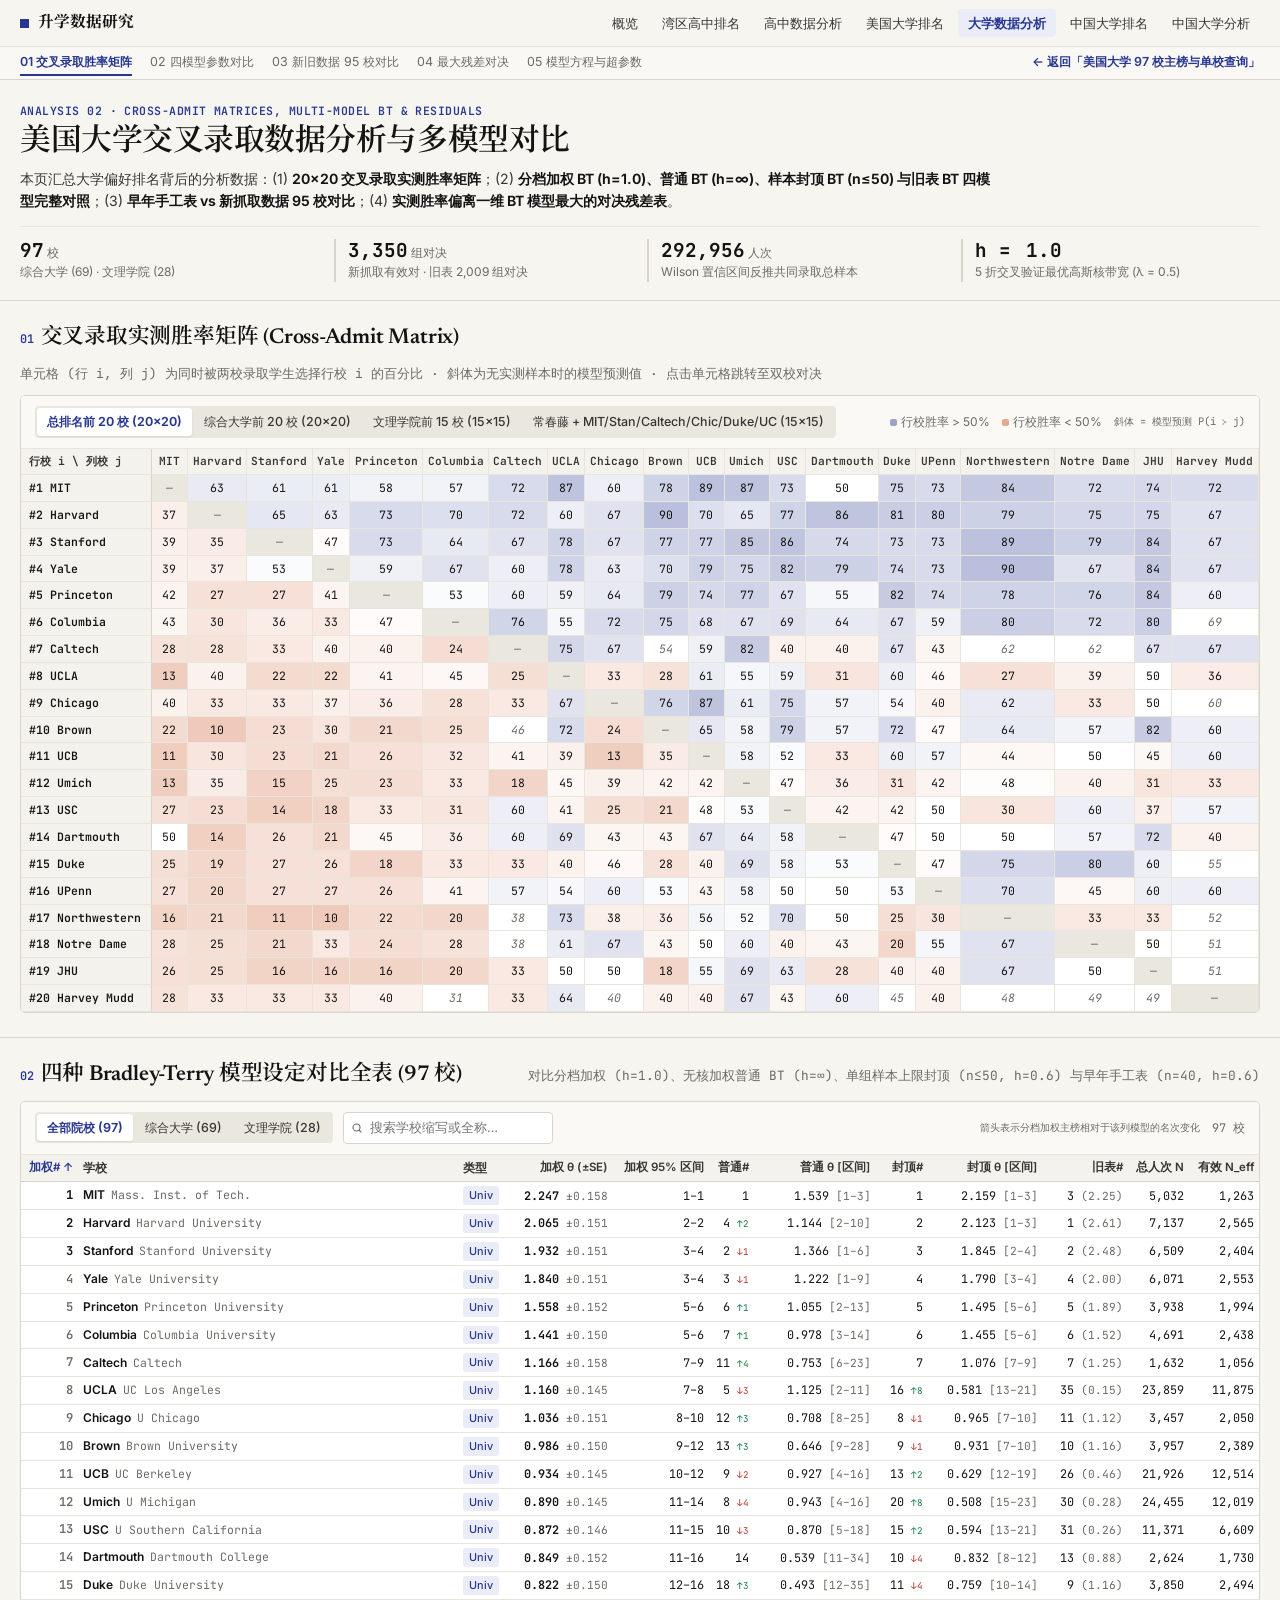
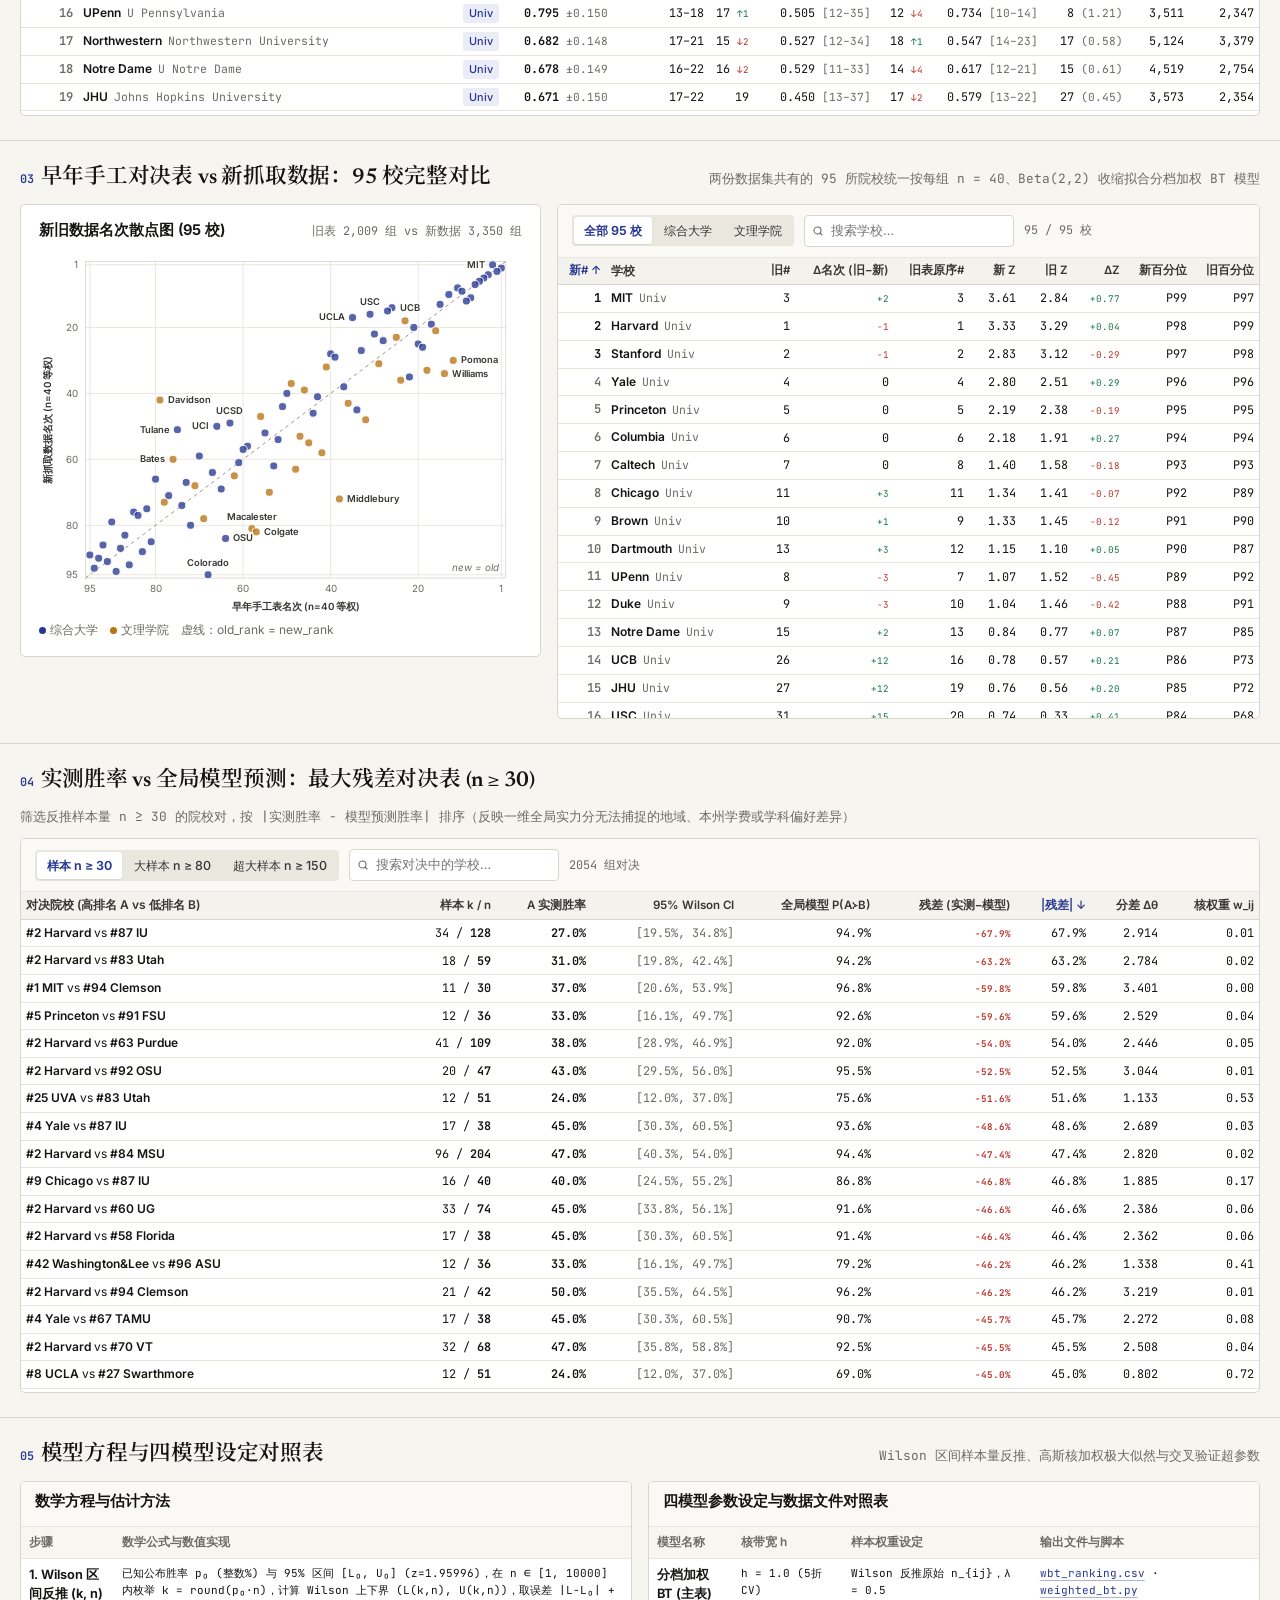
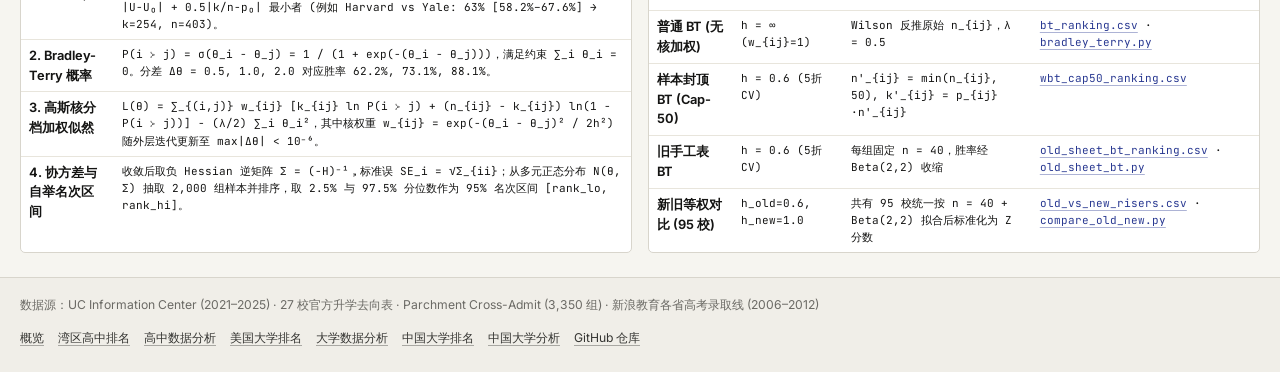
<file: docs/college-analysis.html>
<!doctype html>
<html lang="zh-CN">
<head>
<meta charset="utf-8">
<meta name="viewport" content="width=device-width, initial-scale=1">
<title>美国大学交叉录取数据分析 · 升学数据研究</title>
<meta name="description" content="美国大学 20×20 交叉录取胜率矩阵、四模型 Bradley-Terry 参数对比、新旧数据 95 校对比与最大残差对决分析。">
<link rel="icon" href="data:image/svg+xml,%3Csvg xmlns='http://www.w3.org/2000/svg' viewBox='0 0 64 64'%3E%3Crect width='64' height='64' rx='8' fill='%23283891'/%3E%3Cpath d='M16 46h8V30h-8zM28 46h8V18h-8zM40 46h8V25h-8z' fill='%23fff'/%3E%3C/svg%3E">
<link rel="preconnect" href="https://fonts.googleapis.com"><link rel="preconnect" href="https://fonts.gstatic.com" crossorigin>
<link href="https://fonts.googleapis.com/css2?family=Inter:wght@400;500;600;700&family=JetBrains+Mono:wght@400;600;700&family=Newsreader:opsz,wght@6..72,600;6..72,700&family=Noto+Serif+SC:wght@600;700&display=swap" rel="stylesheet">
<link rel="stylesheet" href="assets/style.css">
</head>
<body class="col">
<header class="topbar">
  <div class="inner">
    <a class="brand" href="./">升学数据研究</a>
    <nav class="topnav">
      <a href="./">概览</a>
      <a href="highschool.html">湾区高中排名</a>
      <a href="highschool-analysis.html">高中数据分析</a>
      <a href="college.html">美国大学排名</a>
      <a class="active" href="college-analysis.html">大学数据分析</a>
      <a href="cn-college.html">中国大学排名</a>
      <a href="cn-college-analysis.html">中国大学分析</a>
    </nav>
  </div>
  <div class="subnav-wrap"><nav class="subnav">
    <a href="#matrix" class="on">01 交叉录取胜率矩阵</a>
    <a href="#models">02 四模型参数对比</a>
    <a href="#oldnew">03 新旧数据 95 校对比</a>
    <a href="#residuals">04 最大残差对决</a>
    <a href="#spec">05 模型方程与超参数</a>
    <a href="college.html" style="margin-left:auto;color:var(--accent);font-weight:600">← 返回「美国大学 97 校主榜与单校查询」</a>
  </nav></div>
</header>

<section class="masthead">
  <div class="wrap">
    <div class="eyebrow">ANALYSIS 02 · CROSS-ADMIT MATRICES, MULTI-MODEL BT &amp; RESIDUALS</div>
    <h1>美国大学交叉录取数据分析与多模型对比</h1>
    <p class="lead">本页汇总大学偏好排名背后的分析数据：(1) <b>20×20 交叉录取实测胜率矩阵</b>；(2) <b>分档加权 BT (h=1.0)、普通 BT (h=∞)、样本封顶 BT (n≤50) 与旧表 BT 四模型完整对照</b>；(3) <b>早年手工表 vs 新抓取数据 95 校对比</b>；(4) <b>实测胜率偏离一维 BT 模型最大的对决残差表</b>。</p>
    <div class="kpis">
      <div class="kpi"><div class="n" id="s-n">97<span>校</span></div><div class="l">综合大学 (69) · 文理学院 (28)</div></div>
      <div class="kpi"><div class="n" id="s-p">3,350<span>组对决</span></div><div class="l">新抓取有效对 · 旧表 2,009 组对决</div></div>
      <div class="kpi"><div class="n" id="s-s">292,956<span>人次</span></div><div class="l">Wilson 置信区间反推共同录取总样本</div></div>
      <div class="kpi"><div class="n">h = <span id="bw" style="font-size:inherit;color:inherit;font-weight:inherit">1.0</span></div><div class="l">5 折交叉验证最优高斯核带宽 (λ = 0.5)</div></div>
    </div>
  </div>
</section>

<!-- ============================================================ 01 cross-admit matrix -->
<section class="sec" id="matrix">
  <div class="wrap">
    <div class="sec-head">
      <h2><span class="sec-label">01</span>交叉录取实测胜率矩阵 (Cross-Admit Matrix)</h2>
      <p class="sub">单元格 (行 i, 列 j) 为同时被两校录取学生选择行校 i 的百分比 · 斜体为无实测样本时的模型预测值 · 点击单元格跳转至双校对决</p>
    </div>
    <div class="panel flush">
      <div class="toolbar">
        <div class="seg" id="mtabs">
          <button data-m="top20" class="on">总排名前 20 校 (20×20)</button>
          <button data-m="uni20">综合大学前 20 校 (20×20)</button>
          <button data-m="lac15">文理学院前 15 校 (15×15)</button>
          <button data-m="ivyuc">常春藤 + MIT/Stan/Caltech/Chic/Duke/UC (15×15)</button>
        </div>
        <div class="legend">
          <span><i style="background:rgba(40,56,145,.45);border-radius:2px"></i>行校胜率 &gt; 50%</span>
          <span><i style="background:rgba(200,75,21,.45);border-radius:2px"></i>行校胜率 &lt; 50%</span>
          <span class="mono muted">斜体 = 模型预测 P(i ≻ j)</span>
        </div>
      </div>
      <div class="matrix-wrap" id="mat-box"></div>
    </div>
  </div>
</section>

<!-- ============================================================ 02 4-model comparison -->
<section class="sec" id="models">
  <div class="wrap">
    <div class="sec-head">
      <h2><span class="sec-label">02</span>四种 Bradley-Terry 模型设定对比全表 (97 校)</h2>
      <p class="sub">对比分档加权 (h=1.0)、无核加权普通 BT (h=∞)、单组样本上限封顶 (n≤50, h=0.6) 与早年手工表 (n=40, h=0.6)</p>
    </div>
    <div class="panel flush">
      <div class="toolbar">
        <div class="seg" id="ftabs">
          <button data-f="all" class="on">全部院校 (97)</button>
          <button data-f="University">综合大学 (69)</button>
          <button data-f="LAC">文理学院 (28)</button>
        </div>
        <div class="search"><input id="q" placeholder="搜索学校缩写或全称…" aria-label="搜索"></div>
        <div class="legend">
          <span class="mono">箭头表示分档加权主榜相对于该列模型的名次变化</span>
          <span class="count" id="count"></span>
        </div>
      </div>
      <div class="tablewrap" id="table" style="max-height:560px"></div>
    </div>
  </div>
</section>

<!-- ============================================================ 03 old vs new 95 schools -->
<section class="sec" id="oldnew">
  <div class="wrap">
    <div class="sec-head">
      <h2><span class="sec-label">03</span>早年手工对决表 vs 新抓取数据：95 校完整对比</h2>
      <p class="sub">两份数据集共有的 95 所院校统一按每组 n = 40、Beta(2,2) 收缩拟合分档加权 BT 模型</p>
    </div>
    <div class="grid g-32">
      <div class="panel chart">
        <div style="display:flex;justify-content:space-between;align-items:baseline;margin-bottom:4px">
          <h3>新旧数据名次散点图 (95 校)</h3>
          <span class="mono muted" style="font-size:.74rem">旧表 <span id="src-old">2,009</span> 组 vs 新数据 3,350 组</span>
        </div>
        <div id="scatter"></div>
        <div class="legend" style="margin-top:6px;justify-content:flex-start">
          <span><i style="background:var(--col)"></i>综合大学</span>
          <span><i style="background:#b87314"></i>文理学院</span>
          <span>虚线：old_rank = new_rank</span>
        </div>
      </div>

      <div class="panel flush">
        <div class="toolbar">
          <div class="seg" id="on-tabs">
            <button data-onf="all" class="on">全部 95 校</button>
            <button data-onf="University">综合大学</button>
            <button data-onf="LAC">文理学院</button>
          </div>
          <div class="search"><input id="onq" placeholder="搜索学校…" aria-label="搜索新旧对比"></div>
          <span class="count" id="on-count"></span>
        </div>
        <div class="tablewrap" id="on-table" style="max-height:460px"></div>
      </div>
    </div>
  </div>
</section>

<!-- ============================================================ 04 largest pairwise residuals -->
<section class="sec" id="residuals">
  <div class="wrap">
    <div class="sec-head">
      <h2><span class="sec-label">04</span>实测胜率 vs 全局模型预测：最大残差对决表 (n ≥ 30)</h2>
      <p class="sub">筛选反推样本量 n ≥ 30 的院校对，按 |实测胜率 − 模型预测胜率| 排序（反映一维全局实力分无法捕捉的地域、本州学费或学科偏好差异）</p>
    </div>
    <div class="panel flush">
      <div class="toolbar">
        <div class="seg" id="res-tabs">
          <button data-rn="30" class="on">样本 n ≥ 30</button>
          <button data-rn="80">大样本 n ≥ 80</button>
          <button data-rn="150">超大样本 n ≥ 150</button>
        </div>
        <div class="search"><input id="rq" placeholder="搜索对决中的学校…" aria-label="搜索残差对决"></div>
        <span class="count" id="res-count"></span>
      </div>
      <div class="tablewrap" id="res-table" style="max-height:500px"></div>
    </div>
  </div>
</section>

<!-- ============================================================ 05 mathematical specification -->
<section class="sec" id="spec">
  <div class="wrap">
    <div class="sec-head">
      <h2><span class="sec-label">05</span>模型方程与四模型设定对照表</h2>
      <p class="sub">Wilson 区间样本量反推、高斯核加权极大似然与交叉验证超参数</p>
    </div>
    <div class="grid g2">
      <div class="panel flush">
        <div class="toolbar"><h3>数学方程与估计方法</h3></div>
        <table class="spec">
          <thead><tr><th>步骤</th><th>数学公式与数值实现</th></tr></thead>
          <tbody>
            <tr><td><b>1. Wilson 区间反推 (k, n)</b></td><td class="mono">已知公布胜率 p₀ (整数%) 与 95% 区间 [L₀, U₀] (z=1.95996)，在 n ∈ [1, 10000] 内枚举 k = round(p₀·n)，计算 Wilson 上下界 (L(k,n), U(k,n))，取误差 |L−L₀| + |U−U₀| + 0.5|k/n−p₀| 最小者 (例如 Harvard vs Yale: <span id="ex-hy">62% [57.3%–66.5%] → n=424</span>)。</td></tr>
            <tr><td><b>2. Bradley-Terry 概率</b></td><td class="mono">P(i ≻ j) = σ(θ_i − θ_j) = 1 / (1 + exp(−(θ_i − θ_j)))，满足约束 ∑_i θ_i = 0。分差 Δθ = 0.5, 1.0, 2.0 对应胜率 62.2%, 73.1%, 88.1%。</td></tr>
            <tr><td><b>3. 高斯核分档加权似然</b></td><td class="mono">L(θ) = ∑_{(i,j)} w_{ij} [k_{ij} ln P(i ≻ j) + (n_{ij} − k_{ij}) ln(1 − P(i ≻ j))] − (λ/2) ∑_i θ_i²，其中核权重 w_{ij} = exp(−(θ_i − θ_j)² / 2h²) 随外层迭代更新至 max|Δθ| &lt; 10⁻⁶。</td></tr>
            <tr><td><b>4. 协方差与自举名次区间</b></td><td class="mono">收敛后取负 Hessian 逆矩阵 Σ = (−H)⁻¹，标准误 SE_i = √Σ_{ii}；从多元正态分布 N(θ, Σ) 抽取 2,000 组样本并排序，取 2.5% 与 97.5% 分位数作为 95% 名次区间 [rank_lo, rank_hi]。</td></tr>
          </tbody>
        </table>
      </div>

      <div class="panel flush">
        <div class="toolbar"><h3>四模型参数设定与数据文件对照表</h3></div>
        <table class="spec">
          <thead><tr><th>模型名称</th><th>核带宽 h</th><th>样本权重设定</th><th>输出文件与脚本</th></tr></thead>
          <tbody>
            <tr><td><b>分档加权 BT (主表)</b></td><td class="mono">h = 1.0 (5折CV)</td><td class="mono">Wilson 反推原始 n_{ij}，λ = 0.5</td><td class="mono"><a href="https://github.com/xtxsinan-lgtm/school_ranking/blob/main/data/wbt_ranking.csv">wbt_ranking.csv</a> · <a href="https://github.com/xtxsinan-lgtm/school_ranking/blob/main/weighted_bt.py">weighted_bt.py</a></td></tr>
            <tr><td><b>普通 BT (无核加权)</b></td><td class="mono">h = ∞ (w_{ij}=1)</td><td class="mono">Wilson 反推原始 n_{ij}，λ = 0.5</td><td class="mono"><a href="https://github.com/xtxsinan-lgtm/school_ranking/blob/main/data/bt_ranking.csv">bt_ranking.csv</a> · <a href="https://github.com/xtxsinan-lgtm/school_ranking/blob/main/bradley_terry.py">bradley_terry.py</a></td></tr>
            <tr><td><b>样本封顶 BT (Cap-50)</b></td><td class="mono">h = 0.6 (5折CV)</td><td class="mono">n'_{ij} = min(n_{ij}, 50), k'_{ij} = p_{ij}·n'_{ij}</td><td class="mono"><a href="https://github.com/xtxsinan-lgtm/school_ranking/blob/main/data/wbt_cap50_ranking.csv">wbt_cap50_ranking.csv</a></td></tr>
            <tr><td><b>旧手工表 BT</b></td><td class="mono">h = 0.6 (5折CV)</td><td class="mono">每组固定 n = 40，胜率经 Beta(2,2) 收缩</td><td class="mono"><a href="https://github.com/xtxsinan-lgtm/school_ranking/blob/main/data/old_sheet_bt_ranking.csv">old_sheet_bt_ranking.csv</a> · <a href="https://github.com/xtxsinan-lgtm/school_ranking/blob/main/old_sheet_bt.py">old_sheet_bt.py</a></td></tr>
            <tr><td><b>新旧等权对比 (95 校)</b></td><td class="mono">h_old=0.6, h_new=1.0</td><td class="mono">共有 95 校统一按 n = 40 + Beta(2,2) 拟合后标准化为 Z 分数</td><td class="mono"><a href="https://github.com/xtxsinan-lgtm/school_ranking/blob/main/data/old_vs_new_risers.csv">old_vs_new_risers.csv</a> · <a href="https://github.com/xtxsinan-lgtm/school_ranking/blob/main/compare_old_new.py">compare_old_new.py</a></td></tr>
          </tbody>
        </table>
      </div>
    </div>
  </div>
</section>

<script src="assets/common.js"></script>
<script src="assets/college-analysis.js"></script>
</body>
</html>
</file>
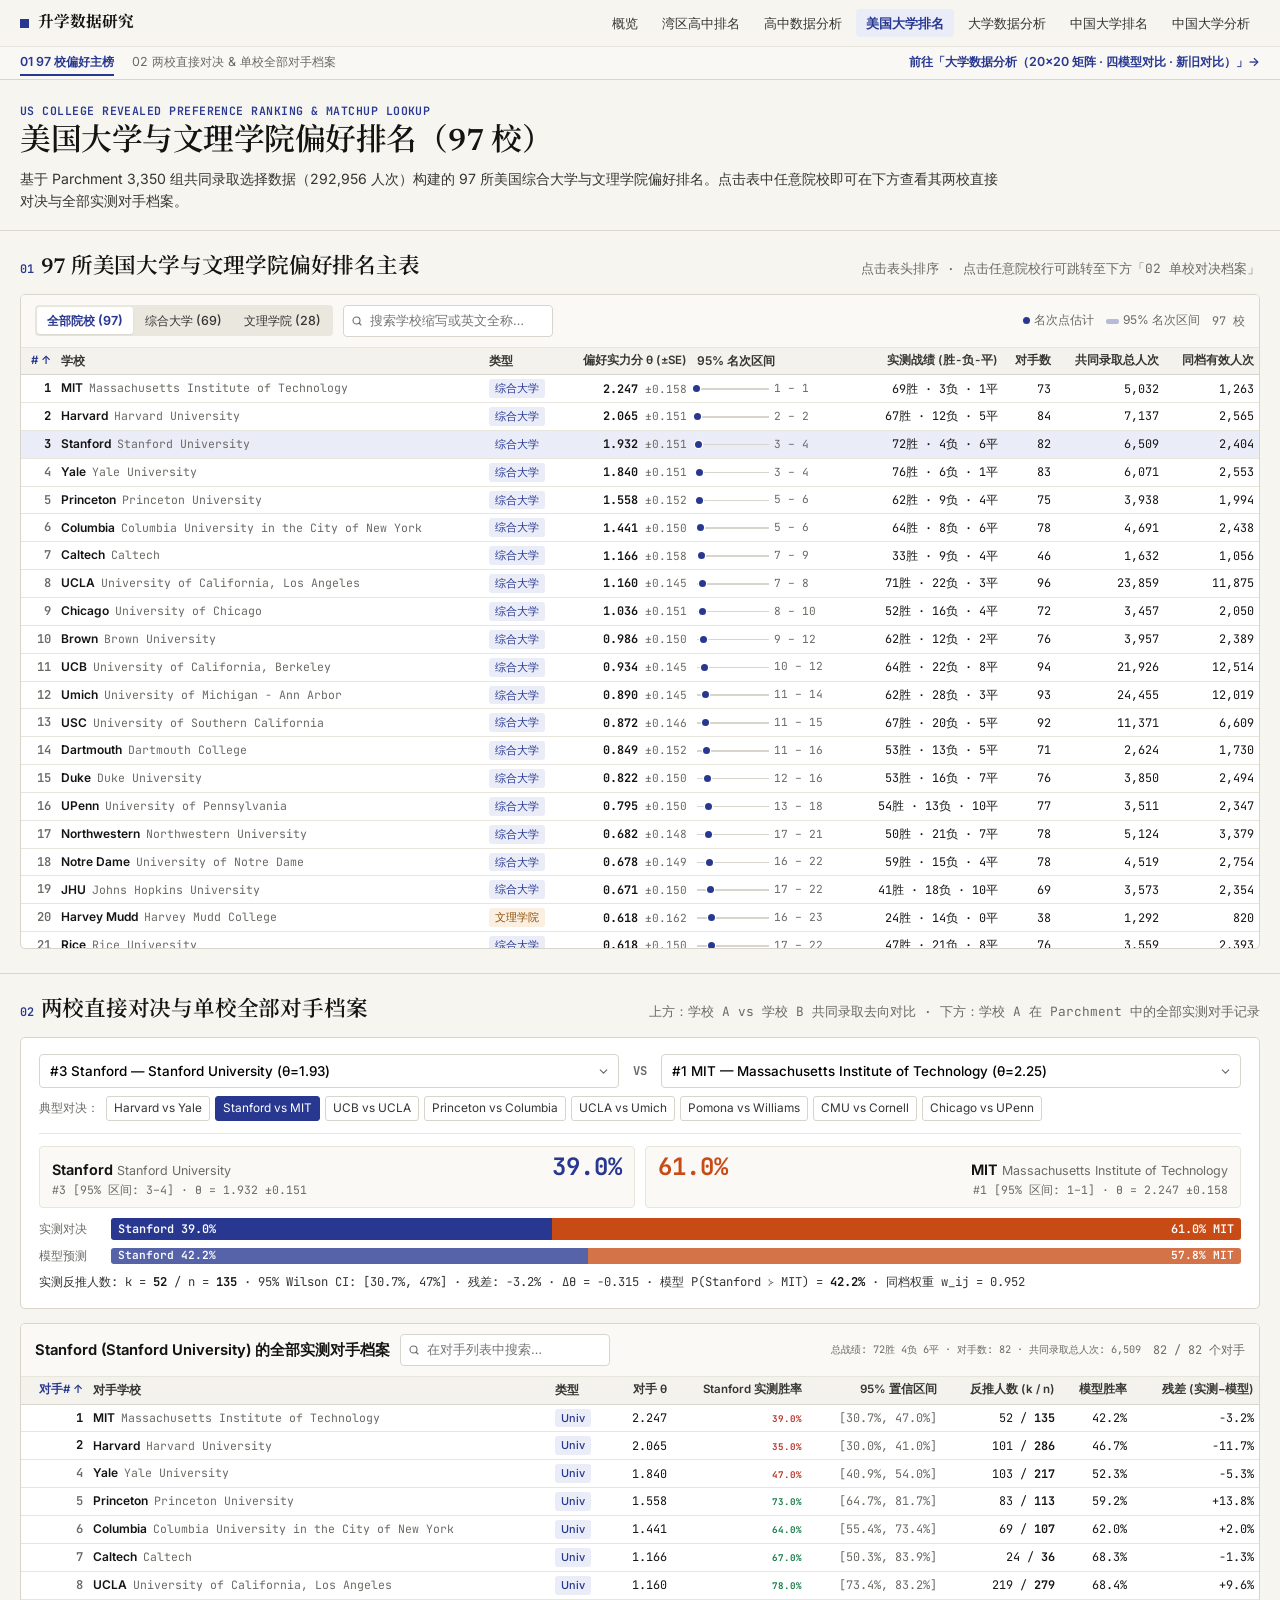
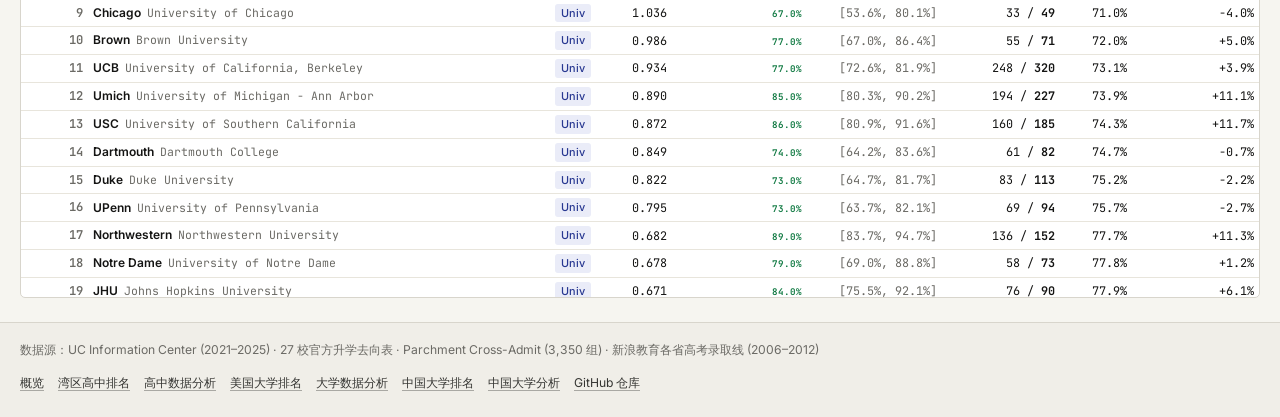
<file: docs/college.html>
<!doctype html>
<html lang="zh-CN">
<head>
<meta charset="utf-8">
<meta name="viewport" content="width=device-width, initial-scale=1">
<title>美国大学偏好排名与单校查询 · 升学数据研究</title>
<meta name="description" content="97 所美国综合大学与文理学院交叉录取偏好排名、两校直接对决与单校全部对手记录查询。">
<link rel="icon" href="data:image/svg+xml,%3Csvg xmlns='http://www.w3.org/2000/svg' viewBox='0 0 64 64'%3E%3Crect width='64' height='64' rx='8' fill='%23283891'/%3E%3Cpath d='M16 46h8V30h-8zM28 46h8V18h-8zM40 46h8V25h-8z' fill='%23fff'/%3E%3C/svg%3E">
<link rel="preconnect" href="https://fonts.googleapis.com"><link rel="preconnect" href="https://fonts.gstatic.com" crossorigin>
<link href="https://fonts.googleapis.com/css2?family=Inter:wght@400;500;600;700&family=JetBrains+Mono:wght@400;600;700&family=Newsreader:opsz,wght@6..72,600;6..72,700&family=Noto+Serif+SC:wght@600;700&display=swap" rel="stylesheet">
<link rel="stylesheet" href="assets/style.css">
</head>
<body class="col">
<header class="topbar">
  <div class="inner">
    <a class="brand" href="./">升学数据研究</a>
    <nav class="topnav">
      <a href="./">概览</a>
      <a href="highschool.html">湾区高中排名</a>
      <a href="highschool-analysis.html">高中数据分析</a>
      <a class="active" href="college.html">美国大学排名</a>
      <a href="college-analysis.html">大学数据分析</a>
      <a href="cn-college.html">中国大学排名</a>
      <a href="cn-college-analysis.html">中国大学分析</a>
    </nav>
  </div>
  <div class="subnav-wrap"><nav class="subnav">
    <a href="#ranking" class="on">01 97 校偏好主榜</a>
    <a href="#h2h">02 两校直接对决 &amp; 单校全部对手档案</a>
    <a href="college-analysis.html" style="margin-left:auto;color:var(--accent);font-weight:600">前往「大学数据分析（20×20 矩阵 · 四模型对比 · 新旧对比）」→</a>
  </nav></div>
</header>

<section class="masthead">
  <div class="wrap">
    <div class="eyebrow">US COLLEGE REVEALED PREFERENCE RANKING &amp; MATCHUP LOOKUP</div>
    <h1>美国大学与文理学院偏好排名（97 校）</h1>
    <p class="lead">基于 Parchment 3,350 组共同录取选择数据（292,956 人次）构建的 97 所美国综合大学与文理学院偏好排名。点击表中任意院校即可在下方查看其两校直接对决与全部实测对手档案。</p>
  </div>
</section>

<!-- ============================================================ 01 ranking -->
<section class="sec" id="ranking">
  <div class="wrap">
    <div class="sec-head">
      <h2><span class="sec-label">01</span>97 所美国大学与文理学院偏好排名主表</h2>
      <p class="sub">点击表头排序 · 点击任意院校行可跳转至下方「02 单校对决档案」</p>
    </div>
    <div class="panel flush">
      <div class="toolbar">
        <div class="seg" id="ftabs">
          <button data-f="all" class="on">全部院校 (97)</button>
          <button data-f="University">综合大学 (69)</button>
          <button data-f="LAC">文理学院 (28)</button>
        </div>
        <div class="search"><input id="q" placeholder="搜索学校缩写或英文全称…" aria-label="搜索"></div>
        <div class="legend">
          <span><i style="background:var(--col)"></i>名次点估计</span>
          <span><i class="bar" style="background:var(--col)"></i>95% 名次区间</span>
          <span class="count" id="count"></span>
        </div>
      </div>
      <div class="tablewrap" id="table" style="max-height:600px"></div>
    </div>
  </div>
</section>

<!-- ============================================================ 02 head to head & single school all opponents -->
<section class="sec" id="h2h">
  <div class="wrap">
    <div class="sec-head">
      <h2><span class="sec-label">02</span>两校直接对决与单校全部对手档案</h2>
      <p class="sub">上方：学校 A vs 学校 B 共同录取去向对比 · 下方：学校 A 在 Parchment 中的全部实测对手记录</p>
    </div>
    <div class="panel">
      <div class="h2h-pick">
        <select class="sel" id="sa" aria-label="学校 A"></select>
        <span class="vs">VS</span>
        <select class="sel" id="sb" aria-label="学校 B"></select>
      </div>
      <div class="suggest" id="suggest"><span>典型对决：</span></div>
      <div class="duel" id="duel"></div>
    </div>

    <div class="panel flush" style="margin-top:14px">
      <div class="toolbar">
        <div>
          <h3 id="opp-title" style="margin:0">单校全部实测对手明细</h3>
        </div>
        <div class="search"><input id="oq" placeholder="在对手列表中搜索…" aria-label="搜索对手"></div>
        <div class="legend">
          <span class="mono" id="opp-summary"></span>
          <span class="count" id="opp-count"></span>
        </div>
      </div>
      <div class="tablewrap" id="opp-table" style="max-height:520px"></div>
    </div>
  </div>
</section>

<script src="assets/common.js"></script>
<script src="assets/college.js"></script>
</body>
</html>
</file>
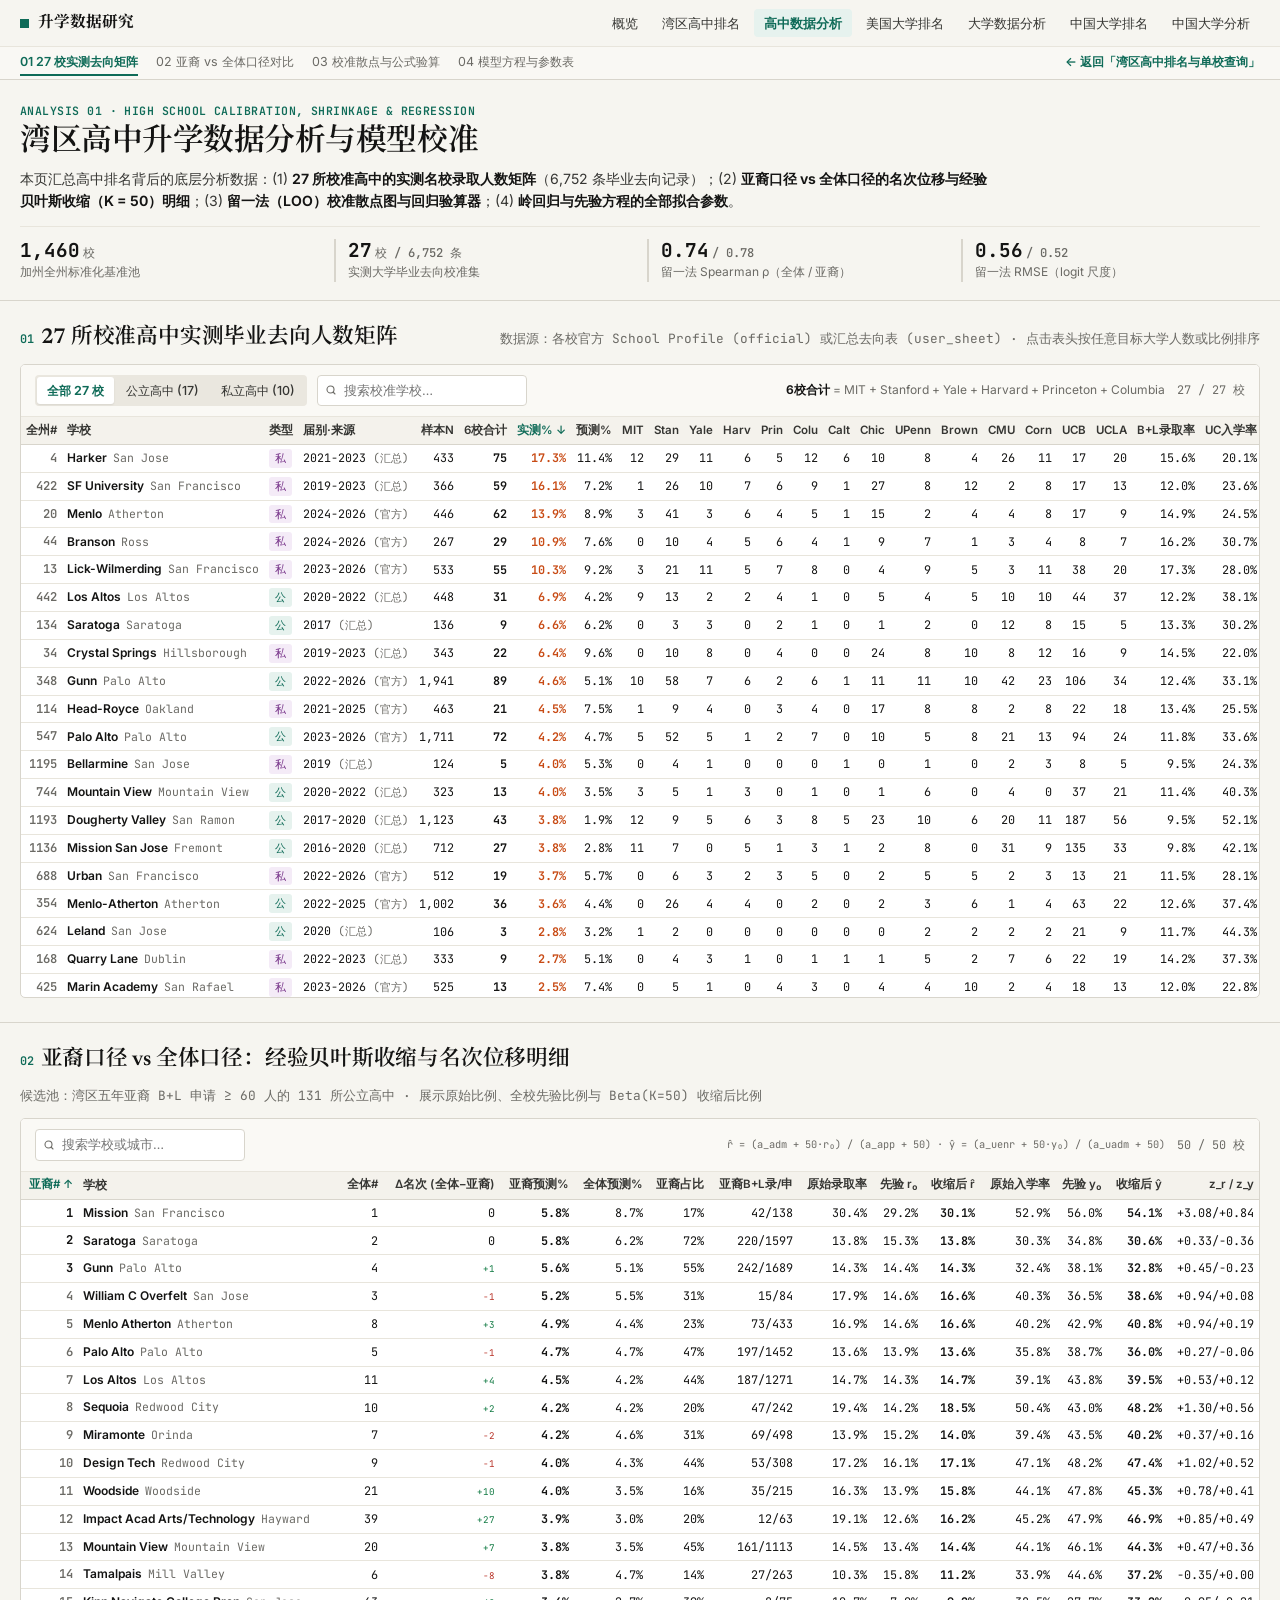
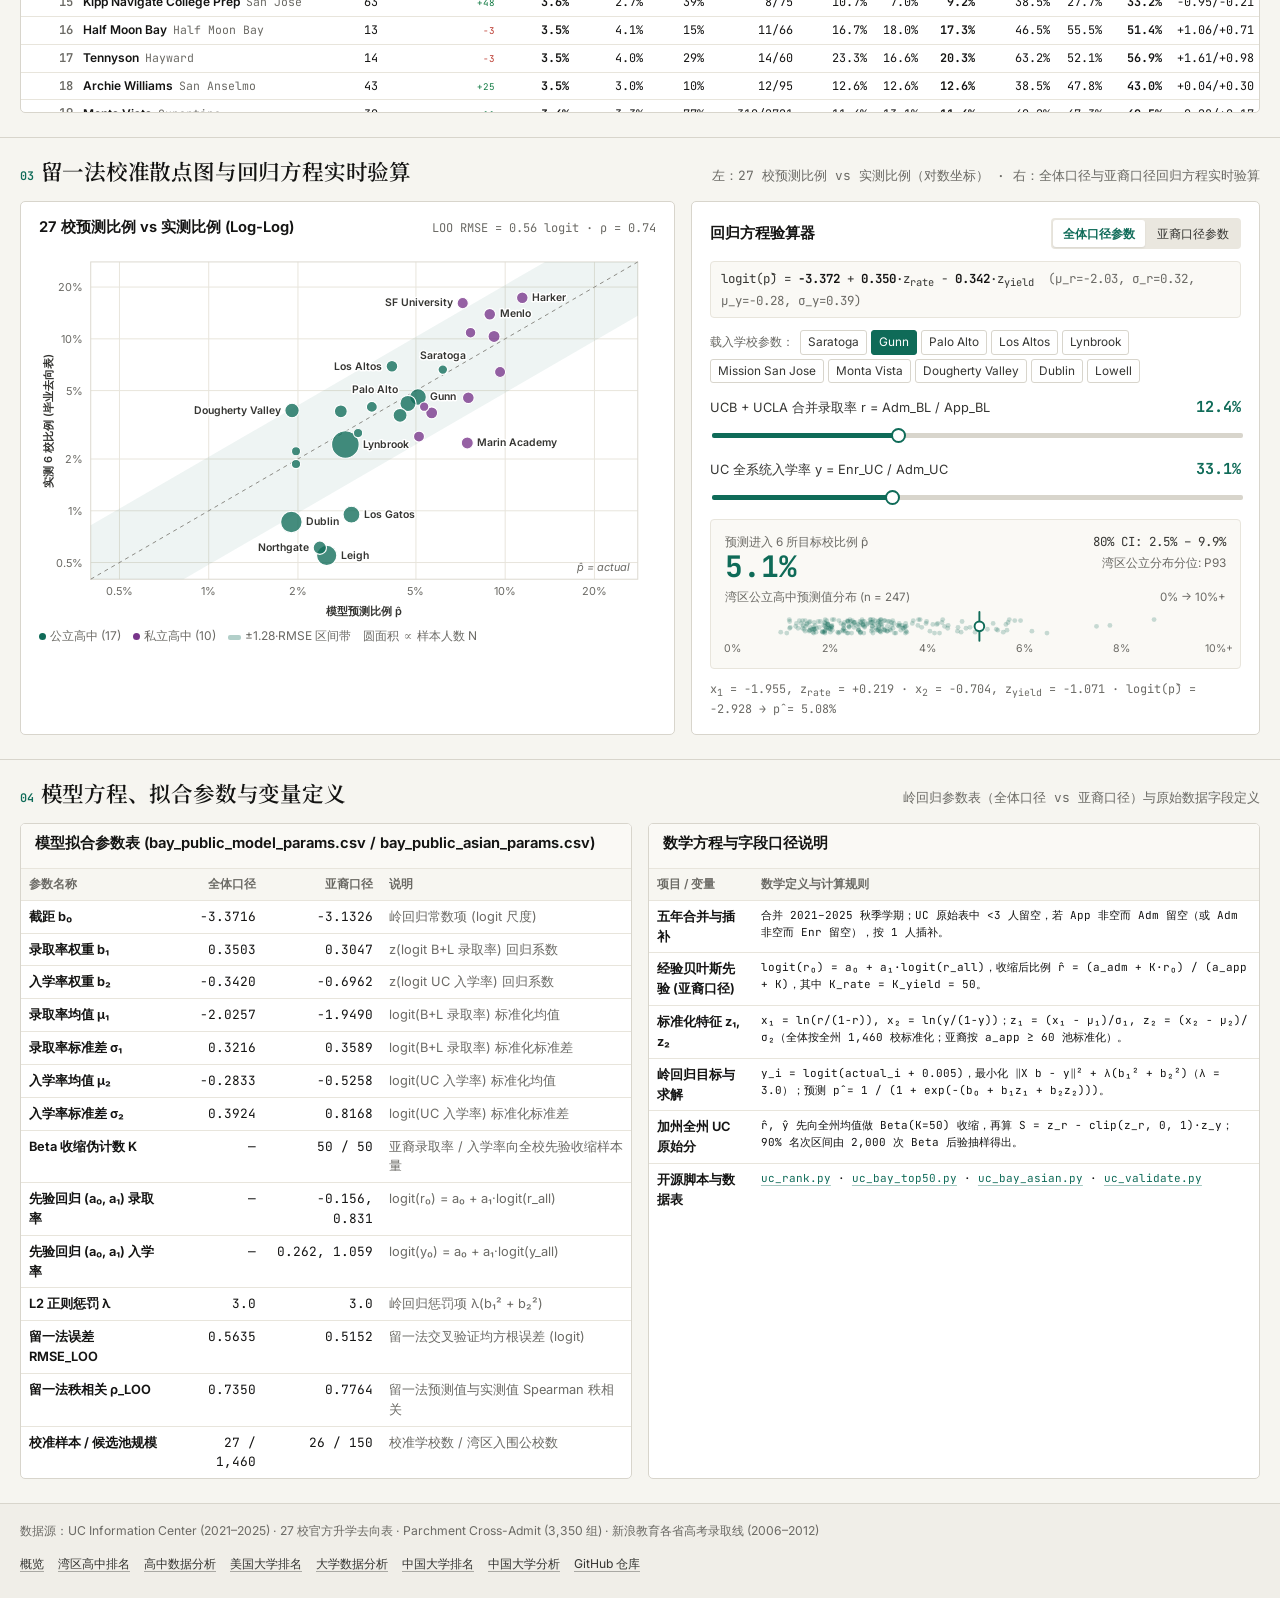
<file: docs/highschool-analysis.html>
<!doctype html>
<html lang="zh-CN">
<head>
<meta charset="utf-8">
<meta name="viewport" content="width=device-width, initial-scale=1">
<title>湾区高中数据分析与模型校准 · 升学数据研究</title>
<meta name="description" content="27 所湾区高中实测名校去向矩阵、全体与亚裔口径对比、经验贝叶斯收缩及岭回归校准分析。">
<link rel="icon" href="data:image/svg+xml,%3Csvg xmlns='http://www.w3.org/2000/svg' viewBox='0 0 64 64'%3E%3Crect width='64' height='64' rx='8' fill='%230f6b58'/%3E%3Cpath d='M16 46h8V30h-8zM28 46h8V18h-8zM40 46h8V25h-8z' fill='%23fff'/%3E%3C/svg%3E">
<link rel="preconnect" href="https://fonts.googleapis.com"><link rel="preconnect" href="https://fonts.gstatic.com" crossorigin>
<link href="https://fonts.googleapis.com/css2?family=Inter:wght@400;500;600;700&family=JetBrains+Mono:wght@400;600;700&family=Newsreader:opsz,wght@6..72,600;6..72,700&family=Noto+Serif+SC:wght@600;700&display=swap" rel="stylesheet">
<link rel="stylesheet" href="assets/style.css">
</head>
<body class="hs">
<header class="topbar">
  <div class="inner">
    <a class="brand" href="./">升学数据研究</a>
    <nav class="topnav">
      <a href="./">概览</a>
      <a href="highschool.html">湾区高中排名</a>
      <a class="active" href="highschool-analysis.html">高中数据分析</a>
      <a href="college.html">美国大学排名</a>
      <a href="college-analysis.html">大学数据分析</a>
      <a href="cn-college.html">中国大学排名</a>
      <a href="cn-college-analysis.html">中国大学分析</a>
    </nav>
  </div>
  <div class="subnav-wrap"><nav class="subnav">
    <a href="#matric" class="on">01 27 校实测去向矩阵</a>
    <a href="#asian-cmp">02 亚裔 vs 全体口径对比</a>
    <a href="#validation">03 校准散点与公式验算</a>
    <a href="#spec">04 模型方程与参数表</a>
    <a href="highschool.html" style="margin-left:auto;color:var(--accent);font-weight:600">← 返回「湾区高中排名与单校查询」</a>
  </nav></div>
</header>

<section class="masthead">
  <div class="wrap">
    <div class="eyebrow">ANALYSIS 01 · HIGH SCHOOL CALIBRATION, SHRINKAGE &amp; REGRESSION</div>
    <h1>湾区高中升学数据分析与模型校准</h1>
    <p class="lead">本页汇总高中排名背后的底层分析数据：(1) <b>27 所校准高中的实测名校录取人数矩阵</b>（6,752 条毕业去向记录）；(2) <b>亚裔口径 vs 全体口径的名次位移与经验贝叶斯收缩（K = 50）明细</b>；(3) <b>留一法（LOO）校准散点图与回归验算器</b>；(4) <b>岭回归与先验方程的全部拟合参数</b>。</p>
    <div class="kpis">
      <div class="kpi"><div class="n" id="s-ca">1,460<span>校</span></div><div class="l">加州全州标准化基准池</div></div>
      <div class="kpi"><div class="n" id="s-val">27<span>校 / 6,752 条</span></div><div class="l">实测大学毕业去向校准集</div></div>
      <div class="kpi"><div class="n" id="s-rho">0.74<span>/ 0.78</span></div><div class="l">留一法 Spearman ρ（全体 / 亚裔）</div></div>
      <div class="kpi"><div class="n" id="s-rmse">0.55<span>/ 0.50</span></div><div class="l">留一法 RMSE（logit 尺度）</div></div>
    </div>
  </div>
</section>

<!-- ============================================================ 01 27-school matriculation matrix -->
<section class="sec" id="matric">
  <div class="wrap">
    <div class="sec-head">
      <h2><span class="sec-label">01</span>27 所校准高中实测毕业去向人数矩阵</h2>
      <p class="sub">数据源：各校官方 School Profile (official) 或汇总去向表 (user_sheet) · 点击表头按任意目标大学人数或比例排序</p>
    </div>
    <div class="panel flush">
      <div class="toolbar">
        <div class="seg" id="v-tabs">
          <button data-vf="all" class="on">全部 27 校</button>
          <button data-vf="public">公立高中 (17)</button>
          <button data-vf="private">私立高中 (10)</button>
        </div>
        <div class="search"><input id="vq" placeholder="搜索校准学校…" aria-label="搜索校准学校"></div>
        <div class="legend">
          <span><b>6校合计</b> = MIT + Stanford + Yale + Harvard + Princeton + Columbia</span>
          <span class="count" id="v-count"></span>
        </div>
      </div>
      <div class="tablewrap" id="val-table" style="max-height:580px"></div>
    </div>
  </div>
</section>

<!-- ============================================================ 02 Asian vs All-student comparison -->
<section class="sec" id="asian-cmp">
  <div class="wrap">
    <div class="sec-head">
      <h2><span class="sec-label">02</span>亚裔口径 vs 全体口径：经验贝叶斯收缩与名次位移明细</h2>
      <p class="sub">候选池：湾区五年亚裔 B+L 申请 ≥ 60 人的 131 所公立高中 · 展示原始比例、全校先验比例与 Beta(K=50) 收缩后比例</p>
    </div>
    <div class="panel flush">
      <div class="toolbar">
        <div class="search"><input id="aq" placeholder="搜索学校或城市…" aria-label="搜索亚裔口径学校"></div>
        <div class="legend">
          <span class="mono">r̂ = (a_adm + 50·r₀) / (a_app + 50) · ŷ = (a_uenr + 50·y₀) / (a_uadm + 50)</span>
          <span class="count" id="a-count"></span>
        </div>
      </div>
      <div class="tablewrap" id="asian-table" style="max-height:540px"></div>
    </div>
  </div>
</section>

<!-- ============================================================ 03 validation scatter + calculator -->
<section class="sec" id="validation">
  <div class="wrap">
    <div class="sec-head">
      <h2><span class="sec-label">03</span>留一法校准散点图与回归方程实时验算</h2>
      <p class="sub">左：27 校预测比例 vs 实测比例（对数坐标） · 右：全体口径与亚裔口径回归方程实时验算</p>
    </div>
    <div class="grid g-12">
      <div class="panel chart">
        <div style="display:flex;justify-content:space-between;align-items:baseline;flex-wrap:wrap;gap:8px">
          <h3>27 校预测比例 vs 实测比例 (Log-Log)</h3>
          <span class="mono muted" style="font-size:.75rem">LOO RMSE = <span id="v-rmse">0.55</span> logit · ρ = <span id="v-rho">0.74</span></span>
        </div>
        <div id="scatter" style="margin-top:6px"></div>
        <div class="legend" style="margin-top:6px;justify-content:flex-start">
          <span><i style="background:var(--hs)"></i>公立高中 (17)</span>
          <span><i style="background:var(--pri)"></i>私立高中 (10)</span>
          <span><i class="bar" style="background:var(--hs)"></i>±1.28·RMSE 区间带</span>
          <span>圆面积 ∝ 样本人数 N</span>
        </div>
      </div>

      <div class="panel calc-box">
        <div style="display:flex;justify-content:space-between;align-items:center;gap:8px;flex-wrap:wrap">
          <h3 style="margin:0">回归方程验算器</h3>
          <div class="seg" id="calc-mode">
            <button data-cm="all" class="on">全体口径参数</button>
            <button data-cm="asian">亚裔口径参数</button>
          </div>
        </div>
        <div class="eq-bar" id="formula-all"></div>
        <div class="presets" id="presets"><span class="pl">载入学校参数：</span></div>
        <div class="slider">
          <div class="lab"><span>UCB + UCLA 合并录取率 r = Adm_BL / App_BL</span><b id="v-r">—</b></div>
          <input type="range" id="in-r" min="2" max="32" step="0.1" value="12.4" aria-label="UCB+UCLA 录取率">
        </div>
        <div class="slider">
          <div class="lab"><span>UC 全系统入学率 y = Enr_UC / Adm_UC</span><b id="v-y">—</b></div>
          <input type="range" id="in-y" min="12" max="75" step="0.1" value="33.1" aria-label="UC 入学率">
        </div>
        <div class="calc-out">
          <div class="calc-out-row">
            <div>
              <div class="muted" style="font-size:.74rem">预测进入 6 所目标校比例 p̂</div>
              <div class="v" id="out-p">—</div>
            </div>
            <div style="text-align:right">
              <div class="ci" id="out-ci">—</div>
              <div class="muted" style="font-size:.74rem;margin-top:2px" id="out-rank"></div>
            </div>
          </div>
          <div class="strip">
            <div class="cap"><span>湾区公立高中预测值分布 (n = 247)</span><span>0% → 10%+</span></div>
            <div class="chart" id="strip"></div>
          </div>
        </div>
        <div class="calc-detail" id="calc-detail"></div>
      </div>
    </div>
  </div>
</section>

<!-- ============================================================ 04 mathematical specification & parameters -->
<section class="sec" id="spec">
  <div class="wrap">
    <div class="sec-head">
      <h2><span class="sec-label">04</span>模型方程、拟合参数与变量定义</h2>
      <p class="sub">岭回归参数表（全体口径 vs 亚裔口径）与原始数据字段定义</p>
    </div>
    <div class="grid g2">
      <div class="panel flush">
        <div class="toolbar"><h3>模型拟合参数表 (bay_public_model_params.csv / bay_public_asian_params.csv)</h3></div>
        <table class="spec" id="param-table"></table>
      </div>
      <div class="panel flush">
        <div class="toolbar"><h3>数学方程与字段口径说明</h3></div>
        <table class="spec">
          <thead><tr><th>项目 / 变量</th><th>数学定义与计算规则</th></tr></thead>
          <tbody>
            <tr><td><b>五年合并与插补</b></td><td class="mono">合并 2021–2025 秋季学期；UC 原始表中 &lt;3 人留空，若 App 非空而 Adm 留空（或 Adm 非空而 Enr 留空），按 1 人插补。</td></tr>
            <tr><td><b>经验贝叶斯先验 (亚裔口径)</b></td><td class="mono">logit(r₀) = a₀ + a₁·logit(r_all)，收缩后比例 r̂ = (a_adm + K·r₀) / (a_app + K)，其中 K_rate = K_yield = 50。</td></tr>
            <tr><td><b>标准化特征 z₁, z₂</b></td><td class="mono">x₁ = ln(r/(1−r)), x₂ = ln(y/(1−y))；z₁ = (x₁ − μ₁)/σ₁, z₂ = (x₂ − μ₂)/σ₂（全体按全州 1,460 校标准化；亚裔按 a_app ≥ 60 池标准化）。</td></tr>
            <tr><td><b>岭回归目标与求解</b></td><td class="mono">y_i = logit(actual_i + 0.005)，最小化 ‖X b − y‖² + λ(b₁² + b₂²)（λ = 3.0）；预测 p̂ = 1 / (1 + exp(−(b₀ + b₁z₁ + b₂z₂)))。</td></tr>
            <tr><td><b>加州全州 UC 原始分</b></td><td class="mono">r̂, ŷ 先向全州均值做 Beta(K=50) 收缩，再算 S = z_r − clip(z_r, 0, 1)·z_y；90% 名次区间由 2,000 次 Beta 后验抽样得出。</td></tr>
            <tr><td><b>开源脚本与数据表</b></td><td class="mono"><a href="https://github.com/xtxsinan-lgtm/school_ranking/blob/main/uc_rank.py">uc_rank.py</a> · <a href="https://github.com/xtxsinan-lgtm/school_ranking/blob/main/uc_bay_top50.py">uc_bay_top50.py</a> · <a href="https://github.com/xtxsinan-lgtm/school_ranking/blob/main/uc_bay_asian.py">uc_bay_asian.py</a> · <a href="https://github.com/xtxsinan-lgtm/school_ranking/blob/main/uc_validate.py">uc_validate.py</a></td></tr>
          </tbody>
        </table>
      </div>
    </div>
  </div>
</section>

<script src="assets/common.js"></script>
<script src="assets/highschool-analysis.js"></script>
</body>
</html>
</file>
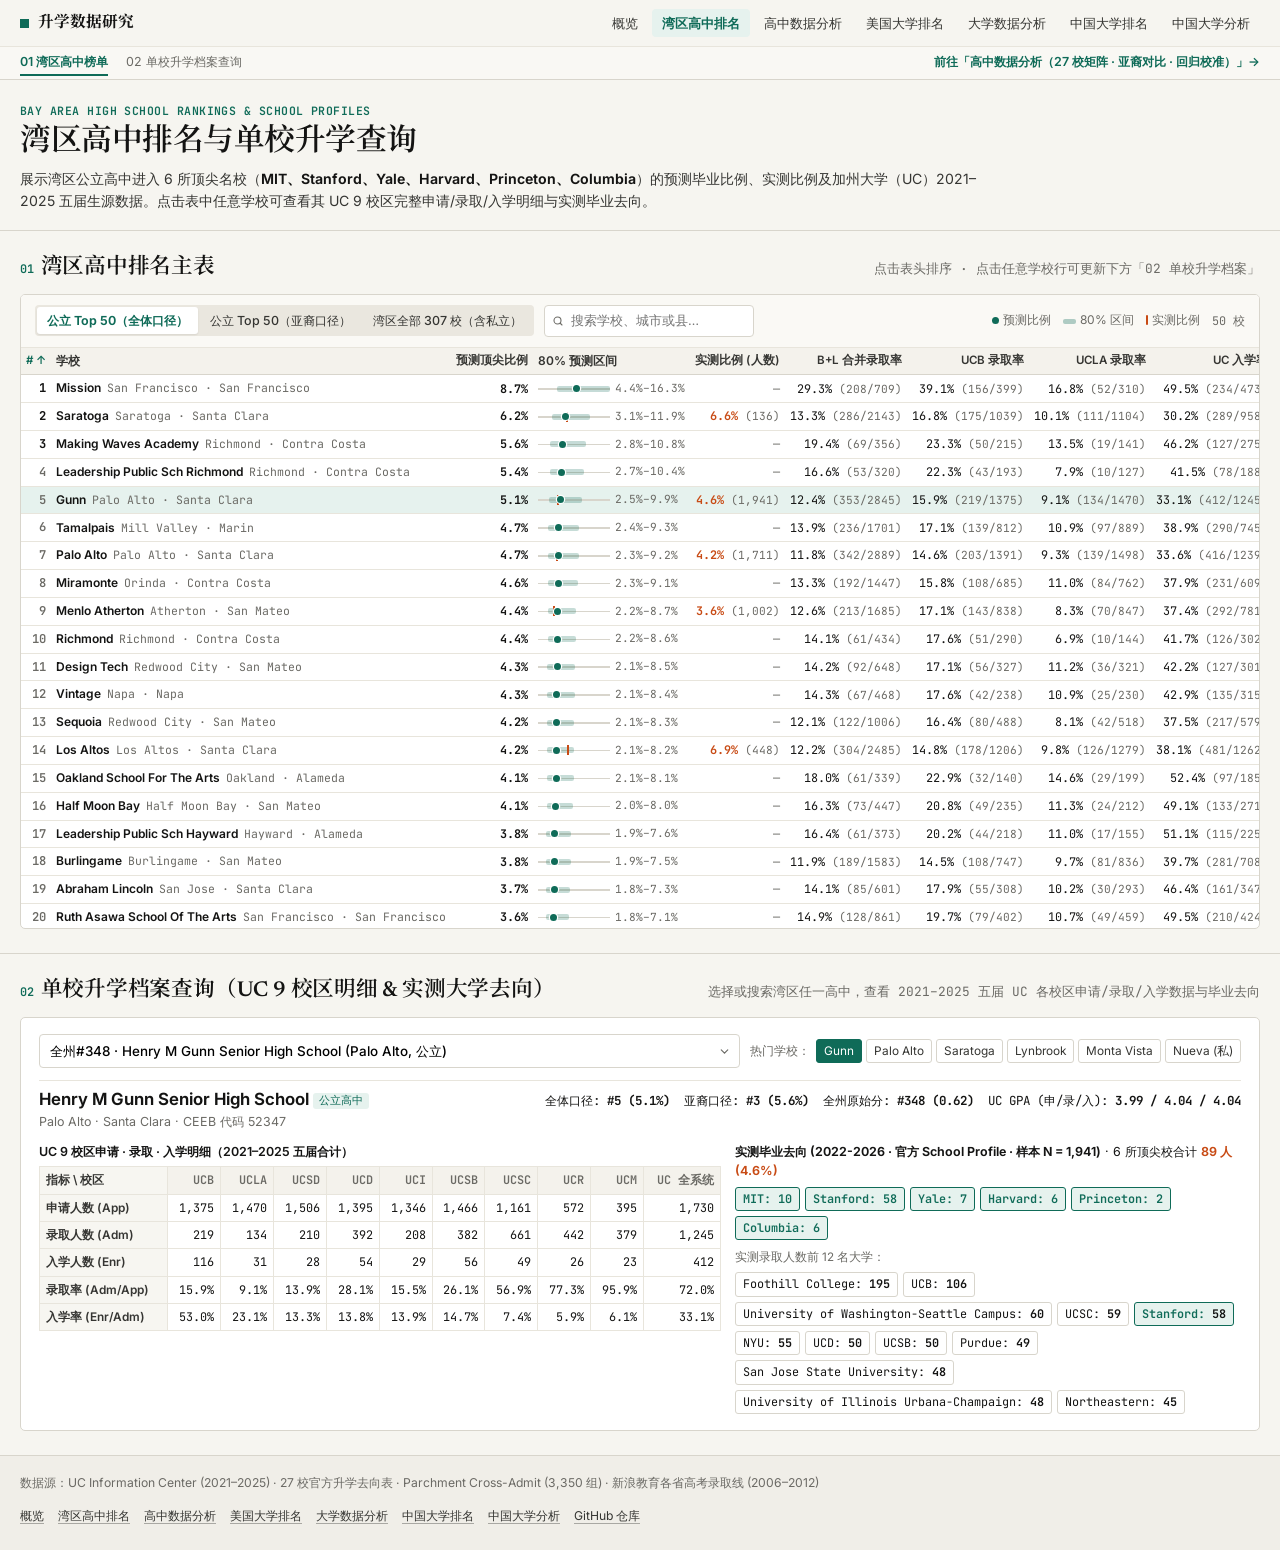
<file: docs/highschool.html>
<!doctype html>
<html lang="zh-CN">
<head>
<meta charset="utf-8">
<meta name="viewport" content="width=device-width, initial-scale=1">
<title>湾区高中排名与单校查询 · 升学数据研究</title>
<meta name="description" content="湾区公立高中顶尖名校升学排名、UC 9 校区录取数据与单校毕业去向查询。">
<link rel="icon" href="data:image/svg+xml,%3Csvg xmlns='http://www.w3.org/2000/svg' viewBox='0 0 64 64'%3E%3Crect width='64' height='64' rx='8' fill='%230f6b58'/%3E%3Cpath d='M16 46h8V30h-8zM28 46h8V18h-8zM40 46h8V25h-8z' fill='%23fff'/%3E%3C/svg%3E">
<link rel="preconnect" href="https://fonts.googleapis.com"><link rel="preconnect" href="https://fonts.gstatic.com" crossorigin>
<link href="https://fonts.googleapis.com/css2?family=Inter:wght@400;500;600;700&family=JetBrains+Mono:wght@400;600;700&family=Newsreader:opsz,wght@6..72,600;6..72,700&family=Noto+Serif+SC:wght@600;700&display=swap" rel="stylesheet">
<link rel="stylesheet" href="assets/style.css">
</head>
<body class="hs">
<header class="topbar">
  <div class="inner">
    <a class="brand" href="./">升学数据研究</a>
    <nav class="topnav">
      <a href="./">概览</a>
      <a class="active" href="highschool.html">湾区高中排名</a>
      <a href="highschool-analysis.html">高中数据分析</a>
      <a href="college.html">美国大学排名</a>
      <a href="college-analysis.html">大学数据分析</a>
      <a href="cn-college.html">中国大学排名</a>
      <a href="cn-college-analysis.html">中国大学分析</a>
    </nav>
  </div>
  <div class="subnav-wrap"><nav class="subnav">
    <a href="#results" class="on">01 湾区高中榜单</a>
    <a href="#profile">02 单校升学档案查询</a>
    <a href="highschool-analysis.html" style="margin-left:auto;color:var(--accent);font-weight:600">前往「高中数据分析（27 校矩阵 · 亚裔对比 · 回归校准）」→</a>
  </nav></div>
</header>

<section class="masthead">
  <div class="wrap">
    <div class="eyebrow">BAY AREA HIGH SCHOOL RANKINGS &amp; SCHOOL PROFILES</div>
    <h1>湾区高中排名与单校升学查询</h1>
    <p class="lead">展示湾区公立高中进入 6 所顶尖名校（<b>MIT、Stanford、Yale、Harvard、Princeton、Columbia</b>）的预测毕业比例、实测比例及加州大学（UC）2021–2025 五届生源数据。点击表中任意学校可查看其 UC 9 校区完整申请/录取/入学明细与实测毕业去向。</p>
  </div>
</section>

<!-- ============================================================ 01 ranking table -->
<section class="sec" id="results">
  <div class="wrap">
    <div class="sec-head">
      <h2><span class="sec-label">01</span>湾区高中排名主表</h2>
      <p class="sub">点击表头排序 · 点击任意学校行可更新下方「02 单校升学档案」</p>
    </div>
    <div class="panel flush">
      <div class="toolbar">
        <div class="seg" id="tabs">
          <button data-t="all" class="on">公立 Top 50（全体口径）</button>
          <button data-t="asian">公立 Top 50（亚裔口径）</button>
          <button data-t="bay">湾区全部 307 校（含私立）</button>
        </div>
        <div class="search"><input id="q" placeholder="搜索学校、城市或县…" aria-label="搜索"></div>
        <div class="legend">
          <span><i style="background:var(--hs)"></i>预测比例</span>
          <span><i class="bar" style="background:var(--hs)"></i>80% 区间</span>
          <span><i class="tk" style="background:var(--truth)"></i>实测比例</span>
          <span class="count" id="count"></span>
        </div>
      </div>
      <div class="tablewrap" id="table" style="max-height:580px"></div>
    </div>
  </div>
</section>

<!-- ============================================================ 02 single school profile -->
<section class="sec" id="profile">
  <div class="wrap">
    <div class="sec-head">
      <h2><span class="sec-label">02</span>单校升学档案查询（UC 9 校区明细 &amp; 实测大学去向）</h2>
      <p class="sub">选择或搜索湾区任一高中，查看 2021–2025 五届 UC 各校区申请/录取/入学数据与毕业去向</p>
    </div>
    <div class="panel">
      <div style="display:flex;gap:10px;align-items:center;flex-wrap:wrap;margin-bottom:12px">
        <div style="flex:1 1 320px"><select class="sel" id="hs-sel" aria-label="选择高中"></select></div>
        <div class="presets" id="hs-quick"><span class="pl">热门学校：</span></div>
      </div>
      <div id="hs-inspect"></div>
    </div>
  </div>
</section>

<script src="assets/common.js"></script>
<script src="assets/highschool.js"></script>
</body>
</html>
</file>
<file: docs/assets/style.css>
/* =====================================================================
   升学数据研究 · High-Density Empirical Data Stylesheet
   ===================================================================== */
:root {
  --paper: #f6f5f0;
  --surface: #ffffff;
  --surface-2: #faf9f5;
  --ink: #141413;
  --ink-2: #353532;
  --muted: #6b6a65;
  --line: #d8d5cc;
  --line-2: #e8e5dc;
  --hs: #0f6b58;
  --hs-2: #1f8a73;
  --hs-soft: #e6f2ee;
  --col: #283891;
  --col-2: #4355b8;
  --col-soft: #eaecf8;
  --cn: #9e2a2b;
  --cn-2: #b83a3b;
  --cn-soft: #f9ecec;
  --truth: #c84b15;
  --truth-soft: #fbece5;
  --pri: #78358a;
  --pri-soft: #f4ebf7;
  --accent: var(--ink);
  --accent-2: #4a4a46;
  --accent-soft: #eae8e1;
  --r: 5px;
  --serif: "Newsreader", "Noto Serif SC", "Songti SC", "STSong", Georgia, serif;
  --sans: "Inter", -apple-system, BlinkMacSystemFont, "PingFang SC", "Hiragino Sans GB", "Noto Sans SC", "Microsoft YaHei", sans-serif;
  --mono: "JetBrains Mono", "SF Mono", Menlo, Consolas, monospace;
  --maxw: 1340px;
}
body.hs  { --accent: var(--hs);  --accent-2: var(--hs-2);  --accent-soft: var(--hs-soft); }
body.col { --accent: var(--col); --accent-2: var(--col-2); --accent-soft: var(--col-soft); }
body.cn  { --accent: var(--cn);  --accent-2: var(--cn-2);  --accent-soft: var(--cn-soft); }

* { box-sizing: border-box; }
html { scroll-behavior: smooth; scroll-padding-top: 90px; -webkit-text-size-adjust: 100%; }
body {
  margin: 0;
  background: var(--paper);
  color: var(--ink);
  font-family: var(--sans);
  font-size: 14px;
  line-height: 1.55;
  -webkit-font-smoothing: antialiased;
  text-rendering: optimizeLegibility;
}
a {
  color: var(--accent);
  text-decoration: underline;
  text-decoration-thickness: 1px;
  text-underline-offset: 3px;
  text-decoration-color: color-mix(in srgb, currentColor 38%, transparent);
}
a:hover { text-decoration-color: currentColor; }
h1, h2, h3, h4 { color: var(--ink); line-height: 1.25; margin: 0; font-weight: 650; }
h1 { font-family: var(--serif); font-weight: 600; font-size: clamp(1.5rem, 2.4vw, 2rem); letter-spacing: -.015em; }
h2 { font-family: var(--serif); font-weight: 600; font-size: clamp(1.15rem, 1.7vw, 1.35rem); letter-spacing: -.01em; }
h3 { font-size: .92rem; font-weight: 650; margin: 0 0 .35rem; }
p { margin: .35rem 0; }
b, strong { font-weight: 650; color: var(--ink); }
small, .muted { color: var(--muted); }
code, .mono { font-family: var(--mono); font-size: .86em; }
.num, .tnum { font-variant-numeric: tabular-nums; }
::selection { background: var(--accent-soft); }

/* ---------- top bar ---------- */
.progress { position: fixed; top: 0; left: 0; height: 2px; width: 0; z-index: 60; background: var(--accent); }
.topbar {
  position: sticky;
  top: 0;
  z-index: 40;
  background: rgba(246, 245, 240, .95);
  backdrop-filter: blur(8px);
  -webkit-backdrop-filter: blur(8px);
  border-bottom: 1px solid var(--line);
}
.topbar .inner {
  max-width: var(--maxw);
  margin: 0 auto;
  padding: 0 20px;
  display: flex;
  align-items: center;
  gap: 20px;
  height: 46px;
}
.brand {
  display: inline-flex;
  align-items: center;
  gap: 9px;
  font-family: var(--serif);
  font-weight: 700;
  font-size: .98rem;
  color: var(--ink);
  text-decoration: none;
  white-space: nowrap;
}
.brand::before {
  content: "";
  width: 9px;
  height: 9px;
  background: var(--accent);
  display: inline-block;
}
body.home .brand::before { background: linear-gradient(135deg, var(--hs) 33%, var(--col) 33%, var(--col) 66%, var(--cn) 66%); }
.topnav { display: flex; gap: 4px; margin-left: auto; align-items: center; }
.topnav a {
  color: var(--ink-2);
  text-decoration: none;
  padding: 4px 10px;
  border-radius: 4px;
  font-size: .82rem;
  font-weight: 500;
  white-space: nowrap;
}
.topnav a:hover { color: var(--ink); background: rgba(0, 0, 0, .04); }
.topnav a.active { color: var(--accent); background: var(--accent-soft); font-weight: 600; }
body.home .topnav a.active { background: var(--ink); color: #fff; }

.subnav-wrap { border-top: 1px solid var(--line-2); background: rgba(250, 249, 245, .92); }
.subnav {
  max-width: var(--maxw);
  margin: 0 auto;
  padding: 0 20px;
  display: flex;
  gap: 18px;
  overflow-x: auto;
  scrollbar-width: none;
  height: 32px;
  align-items: center;
}
.subnav::-webkit-scrollbar { display: none; }
.subnav a {
  color: var(--muted);
  text-decoration: none;
  white-space: nowrap;
  font-size: .78rem;
  padding: 2px 0;
  border-bottom: 2px solid transparent;
}
.subnav a:hover { color: var(--ink); }
.subnav a.on { color: var(--accent); border-bottom-color: var(--accent); font-weight: 600; }

/* ---------- layout & masthead ---------- */
.wrap { max-width: var(--maxw); margin: 0 auto; padding: 0 20px; }
.masthead { padding: 22px 0 18px; border-bottom: 1px solid var(--line); }
.eyebrow {
  font-family: var(--mono);
  font-size: .72rem;
  color: var(--accent);
  letter-spacing: .04em;
  text-transform: uppercase;
  margin-bottom: 4px;
  font-weight: 600;
}
.masthead .lead {
  font-size: .88rem;
  color: var(--ink-2);
  max-width: 980px;
  margin: 6px 0 0;
  line-height: 1.55;
}
.kpis {
  display: grid;
  grid-template-columns: repeat(4, 1fr);
  margin-top: 14px;
  padding-top: 12px;
  border-top: 1px solid var(--line-2);
  gap: 14px;
}
.kpi { padding-left: 12px; border-left: 2px solid var(--line); }
.kpi:first-child { padding-left: 0; border-left: 0; }
.kpi .n {
  font-family: var(--mono);
  font-size: 1.2rem;
  font-weight: 700;
  color: var(--ink);
  line-height: 1.15;
  font-variant-numeric: tabular-nums;
}
.kpi .n span { font-size: .76rem; font-weight: 500; color: var(--muted); margin-left: 3px; }
.kpi .l { font-size: .75rem; color: var(--muted); margin-top: 2px; }

.sec { padding: 24px 0; border-bottom: 1px solid var(--line); }
.sec:last-of-type { border-bottom: 0; }
.sec-head {
  display: flex;
  align-items: baseline;
  justify-content: space-between;
  gap: 12px;
  flex-wrap: wrap;
  margin-bottom: 12px;
}
.sec-head .sub { font-size: .8rem; color: var(--muted); margin: 0; font-family: var(--mono); }
.sec-label {
  font-family: var(--mono);
  font-size: .74rem;
  color: var(--accent);
  font-weight: 600;
  margin-right: 7px;
}

.grid { display: grid; gap: 16px; }
.grid > * { min-width: 0; }
.g2 { grid-template-columns: repeat(2, 1fr); }
.g3 { grid-template-columns: repeat(3, 1fr); }
.g-12 { grid-template-columns: 1.15fr 1fr; }
.g-32 { grid-template-columns: 1fr 1.35fr; align-items: start; }

.panel {
  background: var(--surface);
  border: 1px solid var(--line);
  border-radius: var(--r);
  padding: 16px 18px;
}
.panel.flush { padding: 0; overflow: hidden; }

/* ---------- controls & toolbars ---------- */
.toolbar {
  display: flex;
  flex-wrap: wrap;
  gap: 10px;
  align-items: center;
  padding: 10px 14px;
  background: var(--surface-2);
  border-bottom: 1px solid var(--line-2);
}
.seg {
  display: inline-flex;
  background: #eae7df;
  border-radius: 4px;
  padding: 2px;
  gap: 2px;
  flex-wrap: wrap;
}
.seg button {
  border: 0;
  background: transparent;
  padding: 4px 10px;
  border-radius: 3px;
  font: inherit;
  font-size: .78rem;
  font-weight: 500;
  cursor: pointer;
  color: var(--ink-2);
}
.seg button:hover { color: var(--ink); }
.seg button.on {
  background: var(--surface);
  color: var(--accent);
  font-weight: 650;
  box-shadow: 0 1px 2px rgba(0, 0, 0, .08);
}
.search { position: relative; flex: 0 1 210px; }
.search input {
  width: 100%;
  font: inherit;
  font-size: .8rem;
  padding: 5px 9px 5px 26px;
  border: 1px solid var(--line);
  border-radius: 4px;
  background: var(--surface);
  outline: none;
}
.search input:focus, select.sel:focus { border-color: var(--accent); }
.search::before {
  content: "";
  position: absolute;
  left: 8px;
  top: 50%;
  width: 12px;
  height: 12px;
  transform: translateY(-50%);
  background: no-repeat center/contain url("data:image/svg+xml,%3Csvg xmlns='http://www.w3.org/2000/svg' viewBox='0 0 24 24' fill='none' stroke='%236e6d68' stroke-width='2.2' stroke-linecap='round'%3E%3Ccircle cx='11' cy='11' r='7'/%3E%3Cpath d='m20 20-3.5-3.5'/%3E%3C/svg%3E");
}
select.sel {
  font: inherit;
  font-size: .84rem;
  font-weight: 500;
  padding: 6px 28px 6px 10px;
  border: 1px solid var(--line);
  border-radius: 4px;
  background: var(--surface) url("data:image/svg+xml,%3Csvg xmlns='http://www.w3.org/2000/svg' viewBox='0 0 24 24' fill='none' stroke='%236e6d68' stroke-width='2.2' stroke-linecap='round'%3E%3Cpath d='m6 9 6 6 6-6'/%3E%3C/svg%3E") no-repeat right 8px center/13px;
  appearance: none;
  -webkit-appearance: none;
  width: 100%;
  outline: none;
  cursor: pointer;
}
.legend {
  display: flex;
  gap: 12px;
  flex-wrap: wrap;
  font-size: .75rem;
  color: var(--muted);
  align-items: center;
  margin-left: auto;
}
.legend i { display: inline-block; width: 7px; height: 7px; border-radius: 50%; margin-right: 4px; vertical-align: 0; }
.legend i.bar { width: 13px; height: 5px; border-radius: 2px; opacity: .32; }
.legend i.tk { width: 2.5px; height: 10px; border-radius: 1px; vertical-align: -1px; }
.count { font-family: var(--mono); font-size: .74rem; color: var(--muted); }
.tabnote {
  font-size: .76rem;
  font-family: var(--mono);
  color: var(--muted);
  padding: 6px 14px;
  background: #f4f2ec;
  border-bottom: 1px solid var(--line-2);
}

/* ---------- tables ---------- */
.tablewrap { overflow: auto; max-height: 620px; }
table.data { border-collapse: separate; border-spacing: 0; width: 100%; font-size: .8rem; }
table.data th, table.data td {
  padding: 5px 7px;
  border-bottom: 1px solid var(--line-2);
  text-align: left;
  white-space: nowrap;
  vertical-align: middle;
}
table.data.dense th, table.data.dense td { padding: 4px 5px; font-size: .75rem; }
table.data.dense td.num { font-size: .74rem; }
table.data thead th {
  position: sticky;
  top: 0;
  background: #f4f2ec;
  z-index: 2;
  font-weight: 600;
  color: var(--ink-2);
  cursor: pointer;
  user-select: none;
  font-size: .72rem;
  border-bottom: 1px solid var(--line);
}
table.data thead th:hover { color: var(--ink); }
table.data thead th.sorted { color: var(--accent); }
table.data thead th.sorted::after { content: " ↓"; }
table.data thead th.sorted.asc::after { content: " ↑"; }
table.data td.num, table.data th.num { text-align: right; font-variant-numeric: tabular-nums; font-family: var(--mono); font-size: .78rem; }
table.data th.num { font-family: var(--sans); font-size: .72rem; }
table.data tbody tr:hover { background: var(--surface-2); }
table.data.clickable tbody tr { cursor: pointer; }
table.data tbody tr.active-row { background: var(--accent-soft); }
table.data tbody tr:last-child td { border-bottom: 0; }
table.data td.name { white-space: nowrap; font-family: var(--sans); }
table.data td.name b { font-weight: 600; display: inline; }
table.data td.name small { display: inline; margin-left: 6px; font-size: .72rem; color: var(--muted); }
table.data td small { font-size: .7rem; color: var(--muted); font-family: var(--mono); }

.rk {
  font-family: var(--mono);
  font-size: .76rem;
  font-weight: 600;
  color: var(--muted);
  font-variant-numeric: tabular-nums;
}
.rk.t1, .rk.t2, .rk.t3 { color: var(--ink); font-weight: 700; }

.tag {
  display: inline-block;
  font-family: var(--sans);
  font-size: .68rem;
  padding: 1px 6px;
  border-radius: 3px;
  background: #eeece5;
  color: var(--ink-2);
  font-weight: 500;
}
.tag.pri { background: var(--pri-soft); color: var(--pri); }
.tag.pub { background: var(--hs-soft); color: var(--hs); }
.tag.lac { background: #faefe0; color: #8c510a; }
.tag.uni { background: var(--col-soft); color: var(--col); }
.tag.tier1 { background: #fee2e2; color: #991b1b; font-weight: 600; }
.tag.tier2 { background: #ffedd5; color: #9a3412; font-weight: 600; }
.tag.tier3 { background: #fef9c3; color: #854d0e; font-weight: 600; }
.tag.tier4 { background: #dcfce7; color: #166534; font-weight: 600; }
.tag.tier5 { background: #d1fae5; color: #065f46; font-weight: 600; }
.tag.tier6 { background: #e0f2fe; color: #075985; font-weight: 600; }
.up { color: #117a43; font-size: .78em; }
.down { color: #b83227; font-size: .78em; }
.truth { color: var(--truth); font-weight: 650; }

.rbar { position: relative; height: 12px; width: 72px; }
.rbar::before { content: ""; position: absolute; left: 0; right: 0; top: 5.5px; height: 1.5px; background: var(--line); }
.rbar .seg2 { position: absolute; top: 3px; height: 6px; background: var(--accent); opacity: .24; border-radius: 2px; }
.rbar .dot { position: absolute; top: 2.5px; width: 7px; height: 7px; margin-left: -3.5px; border-radius: 50%; background: var(--accent); box-shadow: 0 0 0 1.2px #fff; }
.rbar .tru { position: absolute; top: 1px; width: 2px; height: 10px; margin-left: -1px; background: var(--truth); }
.rcell { display: flex; align-items: center; gap: 5px; }
.rcell small { min-width: 52px; }

/* ---------- inspector strip (9-campus & destinations) ---------- */
.inspector {
  background: var(--surface-2);
  border-top: 1px solid var(--line);
  padding: 12px 16px;
}
.inspector-head {
  display: flex;
  justify-content: space-between;
  align-items: baseline;
  flex-wrap: wrap;
  gap: 8px;
  margin-bottom: 8px;
}
.inspector-head h4 { font-size: .88rem; font-weight: 650; }
.inspector-grid { display: grid; grid-template-columns: 1.35fr 1fr; gap: 14px; align-items: start; }
table.camp { width: 100%; border-collapse: collapse; font-family: var(--mono); font-size: .74rem; background: var(--surface); border: 1px solid var(--line-2); }
table.camp th, table.camp td { padding: 4px 6px; border: 1px solid var(--line-2); text-align: right; font-variant-numeric: tabular-nums; }
table.camp th:first-child, table.camp td:first-child { text-align: left; font-family: var(--sans); font-weight: 600; color: var(--ink-2); background: #f7f6f1; }
table.camp thead th { background: #f4f2ec; color: var(--muted); font-weight: 600; }
.dest-pills { display: flex; flex-wrap: wrap; gap: 5px; margin-top: 6px; }
.dest-pill {
  font-family: var(--mono);
  font-size: .74rem;
  background: var(--surface);
  border: 1px solid var(--line);
  border-radius: 3px;
  padding: 2px 7px;
}
.dest-pill.el { border-color: var(--hs); background: var(--hs-soft); color: var(--hs); font-weight: 600; }

/* ---------- 2D cross-admit matrix ---------- */
.matrix-wrap { overflow: auto; max-height: 640px; }
table.matrix { border-collapse: separate; border-spacing: 0; font-family: var(--mono); font-size: .72rem; width: 100%; }
table.matrix th, table.matrix td {
  padding: 4px 4px;
  border-right: 1px solid var(--line-2);
  border-bottom: 1px solid var(--line-2);
  text-align: center;
  min-width: 36px;
  font-variant-numeric: tabular-nums;
  white-space: nowrap;
}
table.matrix thead th {
  position: sticky;
  top: 0;
  background: #f4f2ec;
  z-index: 3;
  font-weight: 600;
  color: var(--ink-2);
  font-size: .7rem;
}
table.matrix tbody th {
  position: sticky;
  left: 0;
  background: #f4f2ec;
  z-index: 2;
  text-align: left;
  padding: 4px 8px;
  font-weight: 600;
  color: var(--ink);
  border-right: 1px solid var(--line);
}
table.matrix thead th:first-child { left: 0; z-index: 4; text-align: left; padding-left: 8px; border-right: 1px solid var(--line); }
table.matrix td.diag { background: #eae7df; color: var(--muted); }
table.matrix td.cell { cursor: pointer; }
table.matrix td.cell:hover { outline: 1.5px solid var(--ink); z-index: 1; position: relative; }
table.matrix td.mod { color: var(--muted); font-style: italic; }

/* ---------- spec & parameter tables ---------- */
table.spec { width: 100%; border-collapse: collapse; font-size: .8rem; }
table.spec th, table.spec td { padding: 6px 8px; border-bottom: 1px solid var(--line-2); text-align: left; vertical-align: top; }
table.spec th { color: var(--muted); font-weight: 600; font-size: .74rem; background: #f7f6f1; }
table.spec td.num, table.spec th.num { text-align: right; font-family: var(--mono); font-variant-numeric: tabular-nums; }
table.spec tr:last-child td { border-bottom: 0; }

/* ---------- charts & tooltips ---------- */
.chart svg { width: 100%; height: auto; display: block; overflow: visible; }
.chart text { font-family: var(--sans); font-size: 11px; fill: var(--muted); }
.chart .lbl { fill: var(--ink-2); font-size: 10.5px; font-weight: 600; paint-order: stroke; stroke: #fff; stroke-width: 3px; stroke-linejoin: round; }
.chart .axt { font-weight: 600; fill: var(--ink-2); font-size: 11px; }
.chart .gl { stroke: var(--line-2); }
.chart circle.pt { transition: r .12s, fill-opacity .12s; cursor: pointer; }
.chart circle.pt:hover { fill-opacity: 1; }
.tip {
  position: fixed;
  pointer-events: none;
  background: rgba(20, 20, 19, .95);
  color: #fff;
  padding: 7px 10px;
  border-radius: 4px;
  font-size: .76rem;
  line-height: 1.5;
  max-width: 300px;
  z-index: 80;
  opacity: 0;
  transition: opacity .08s;
}
.tip.on { opacity: 1; }
.tip b { color: #fff; }

/* ---------- calculator workbench ---------- */
.calc-box { display: flex; flex-direction: column; gap: 12px; }
.eq-bar {
  font-family: var(--mono);
  font-size: .78rem;
  background: var(--surface-2);
  border: 1px solid var(--line-2);
  border-radius: 4px;
  padding: 7px 10px;
  color: var(--ink-2);
  overflow-x: auto;
}
.slider { margin-bottom: 2px; }
.slider .lab { display: flex; justify-content: space-between; align-items: baseline; font-size: .8rem; color: var(--ink-2); margin-bottom: 3px; }
.slider .lab b { font-family: var(--mono); font-size: .95rem; color: var(--accent); font-weight: 700; }
input[type=range] {
  -webkit-appearance: none;
  appearance: none;
  width: 100%;
  height: 5px;
  border-radius: 2px;
  background: linear-gradient(90deg, var(--accent) var(--p, 50%), var(--line) var(--p, 50%));
  outline: none;
}
input[type=range]::-webkit-slider-thumb {
  -webkit-appearance: none;
  width: 15px;
  height: 15px;
  border-radius: 50%;
  background: var(--surface);
  border: 2px solid var(--accent);
  cursor: pointer;
}
.presets { display: flex; flex-wrap: wrap; gap: 4px; align-items: center; }
.presets .pl { font-size: .74rem; color: var(--muted); margin-right: 2px; }
.pchip {
  font: inherit;
  font-size: .74rem;
  border: 1px solid var(--line);
  background: var(--surface);
  border-radius: 3px;
  padding: 2px 7px;
  cursor: pointer;
  color: var(--ink-2);
}
.pchip:hover { border-color: var(--accent); color: var(--accent); }
.pchip.on { background: var(--accent); border-color: var(--accent); color: #fff; }

.calc-out {
  background: var(--surface-2);
  border: 1px solid var(--line-2);
  border-radius: 4px;
  padding: 12px 14px;
}
.calc-out-row { display: flex; justify-content: space-between; align-items: baseline; gap: 10px; flex-wrap: wrap; }
.calc-out .v { font-family: var(--mono); font-size: 1.85rem; font-weight: 700; color: var(--accent); line-height: 1; }
.calc-out .ci { font-family: var(--mono); font-size: .78rem; color: var(--ink-2); }
.strip { margin-top: 8px; }
.strip .cap { font-size: .72rem; color: var(--muted); display: flex; justify-content: space-between; margin-bottom: 2px; }
.calc-detail { font-family: var(--mono); font-size: .74rem; color: var(--muted); line-height: 1.5; }

/* ---------- head to head ---------- */
.h2h-pick { display: grid; grid-template-columns: 1fr auto 1fr; gap: 10px; align-items: center; }
.vs { font-family: var(--mono); font-weight: 700; color: var(--muted); font-size: .76rem; padding: 0 4px; }
.suggest { display: flex; gap: 5px; flex-wrap: wrap; margin-top: 8px; align-items: center; }
.suggest span { font-size: .74rem; color: var(--muted); margin-right: 2px; }
.duel { margin-top: 12px; padding-top: 12px; border-top: 1px solid var(--line-2); }
.duel-head { display: grid; grid-template-columns: 1fr 1fr; gap: 10px; margin-bottom: 10px; }
.duel-team { padding: 8px 12px; border-radius: 4px; background: var(--surface-2); border: 1px solid var(--line-2); display: flex; justify-content: space-between; align-items: baseline; }
.duel-team.b { flex-direction: row-reverse; text-align: right; }
.duel-team .nm { font-weight: 650; font-size: .9rem; }
.duel-team .sub { font-family: var(--mono); font-size: .72rem; color: var(--muted); }
.duel-team .p { font-family: var(--mono); font-size: 1.5rem; font-weight: 700; line-height: 1; }
.duel-team.a .p { color: var(--col); }
.duel-team.b .p { color: var(--truth); }
.duel .row { display: grid; grid-template-columns: 64px 1fr; gap: 8px; align-items: center; margin: 6px 0; font-size: .78rem; }
.duel .row .lab { color: var(--muted); font-weight: 500; }
.duel .bar { display: flex; height: 22px; border-radius: 3px; overflow: hidden; font-family: var(--mono); font-weight: 600; color: #fff; font-size: .74rem; background: #eee; }
.duel .bar div { display: flex; align-items: center; padding: 0 7px; white-space: nowrap; }
.duel .bar .a { background: var(--col); }
.duel .bar .b { background: var(--truth); justify-content: flex-end; }
.duel .bar.model { height: 16px; font-size: .7rem; opacity: .78; }
.duel .empty { color: var(--muted); font-size: .76rem; background: var(--surface-2); border: 1px dashed var(--line); border-radius: 3px; padding: 3px 9px; }
.duel .expl { font-size: .76rem; color: var(--ink-2); margin-top: 8px; }

/* ---------- home study columns ---------- */
.home-card { display: flex; flex-direction: column; padding: 0; overflow: hidden; }
.home-card-head {
  padding: 14px 16px 12px;
  border-bottom: 1px solid var(--line-2);
  border-top: 3px solid var(--c, var(--ink));
  display: flex;
  justify-content: space-between;
  align-items: baseline;
  flex-wrap: wrap;
  gap: 8px;
}
.home-card-head h2 { font-size: 1.15rem; margin: 0; }
.home-card-foot {
  padding: 9px 16px;
  background: var(--surface-2);
  border-top: 1px solid var(--line-2);
  margin-top: auto;
  display: flex;
  justify-content: space-between;
  align-items: center;
  font-size: .78rem;
  font-weight: 600;
}
.home-card-foot a { text-decoration: none; }
.home-card-foot a:hover { text-decoration: underline; }

/* ---------- footer ---------- */
footer {
  border-top: 1px solid var(--line);
  padding: 18px 0 24px;
  font-size: .76rem;
  color: var(--muted);
  background: #f0eee8;
}
footer .f-inner {
  display: flex;
  justify-content: space-between;
  align-items: center;
  gap: 14px;
  flex-wrap: wrap;
}
footer .f-links { display: flex; gap: 14px; flex-wrap: wrap; }
footer a { color: var(--ink-2); }

.totop {
  position: fixed;
  right: 18px;
  bottom: 18px;
  width: 34px;
  height: 34px;
  border-radius: 4px;
  border: 1px solid var(--line);
  background: var(--surface);
  cursor: pointer;
  display: grid;
  place-items: center;
  color: var(--ink-2);
  opacity: 0;
  pointer-events: none;
  transition: opacity .15s;
  z-index: 30;
  font-size: .85rem;
}
.totop.on { opacity: 1; pointer-events: auto; }

/* ---------- responsive ---------- */
@media (max-width: 1024px) {
  .g2, .g3, .g-12, .g-32, .inspector-grid { grid-template-columns: 1fr; }
  .kpis { grid-template-columns: repeat(2, 1fr); }
  .kpi:nth-child(3) { padding-left: 0; border-left: 0; }
  .legend { margin-left: 0; width: 100%; }
}
@media (max-width: 640px) {
  .wrap, .topbar .inner, .subnav { padding-left: 12px; padding-right: 12px; }
  .search { flex: 1 1 100%; }
  .h2h-pick { grid-template-columns: 1fr; }
  .vs { text-align: center; }
  .duel .row { grid-template-columns: 1fr; gap: 3px; }
  .rcell small { display: none; }
  .hide-sm { display: none; }
}
</file>
